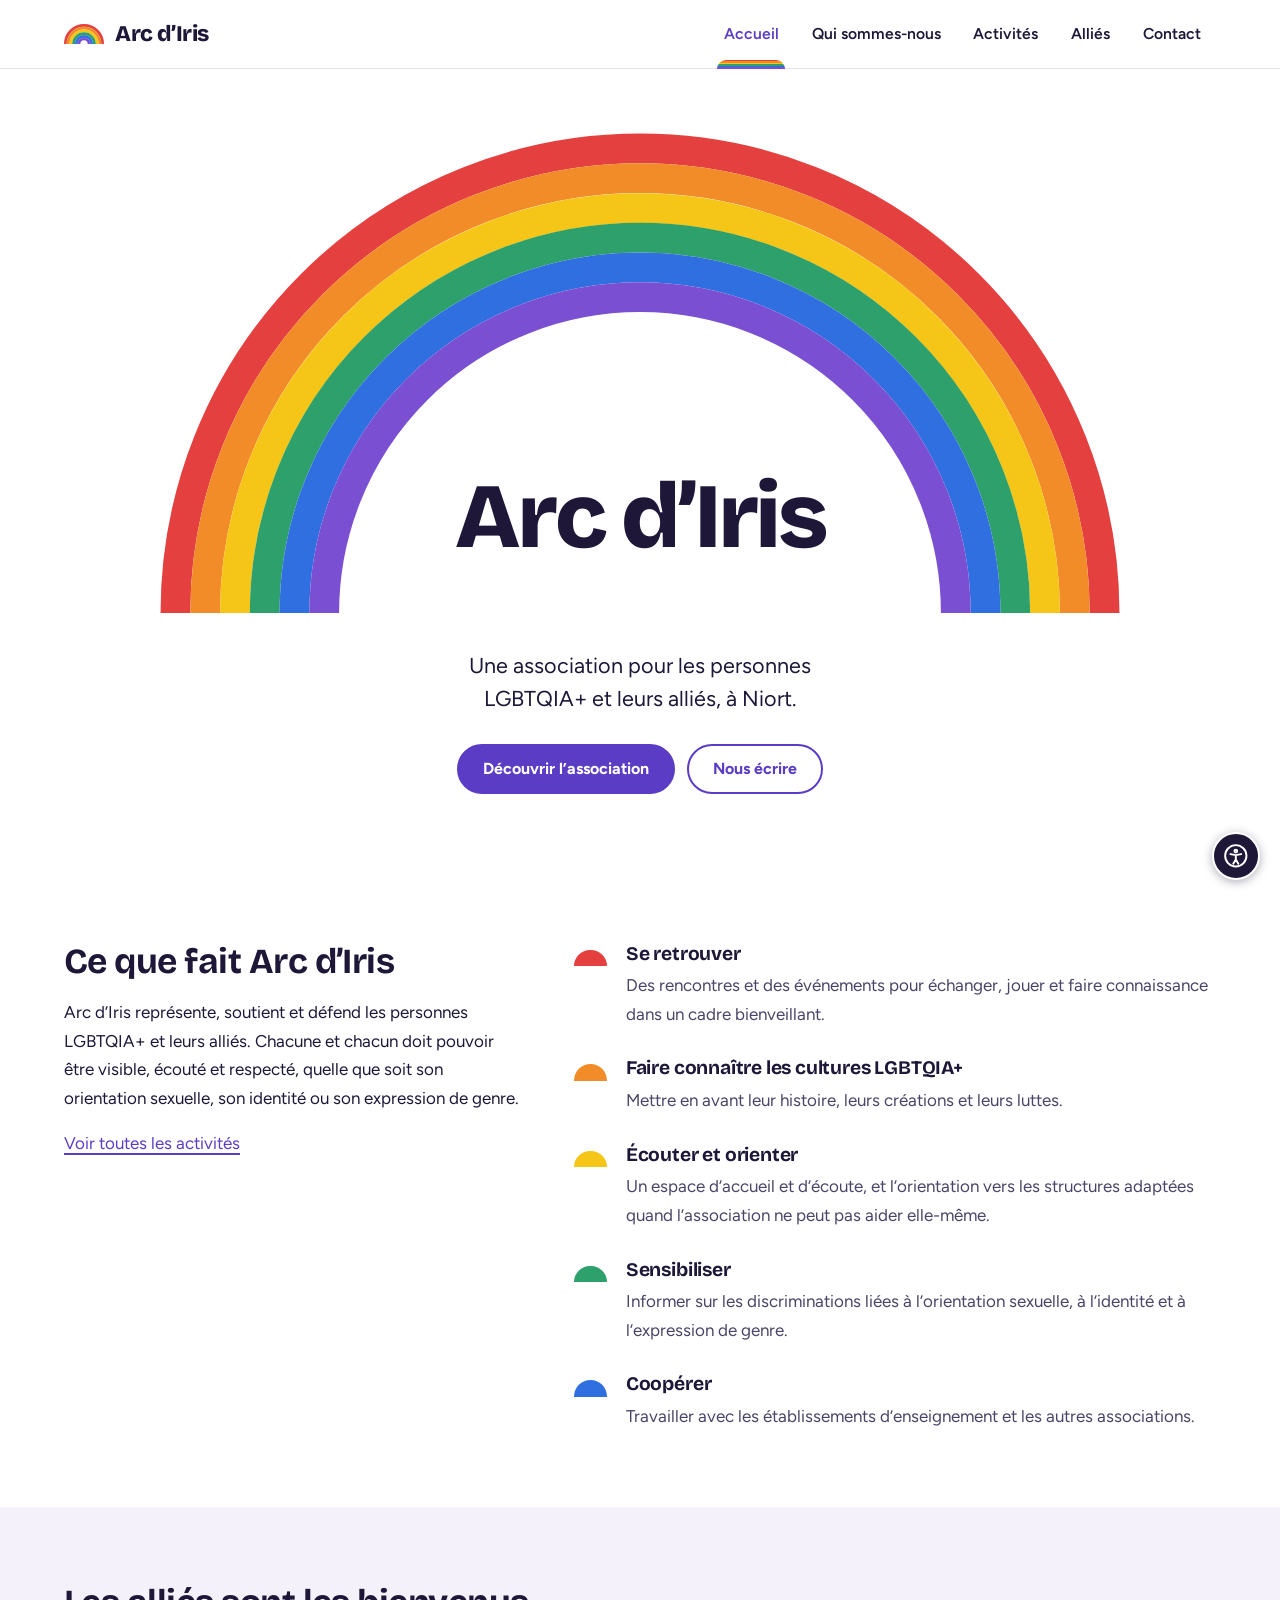
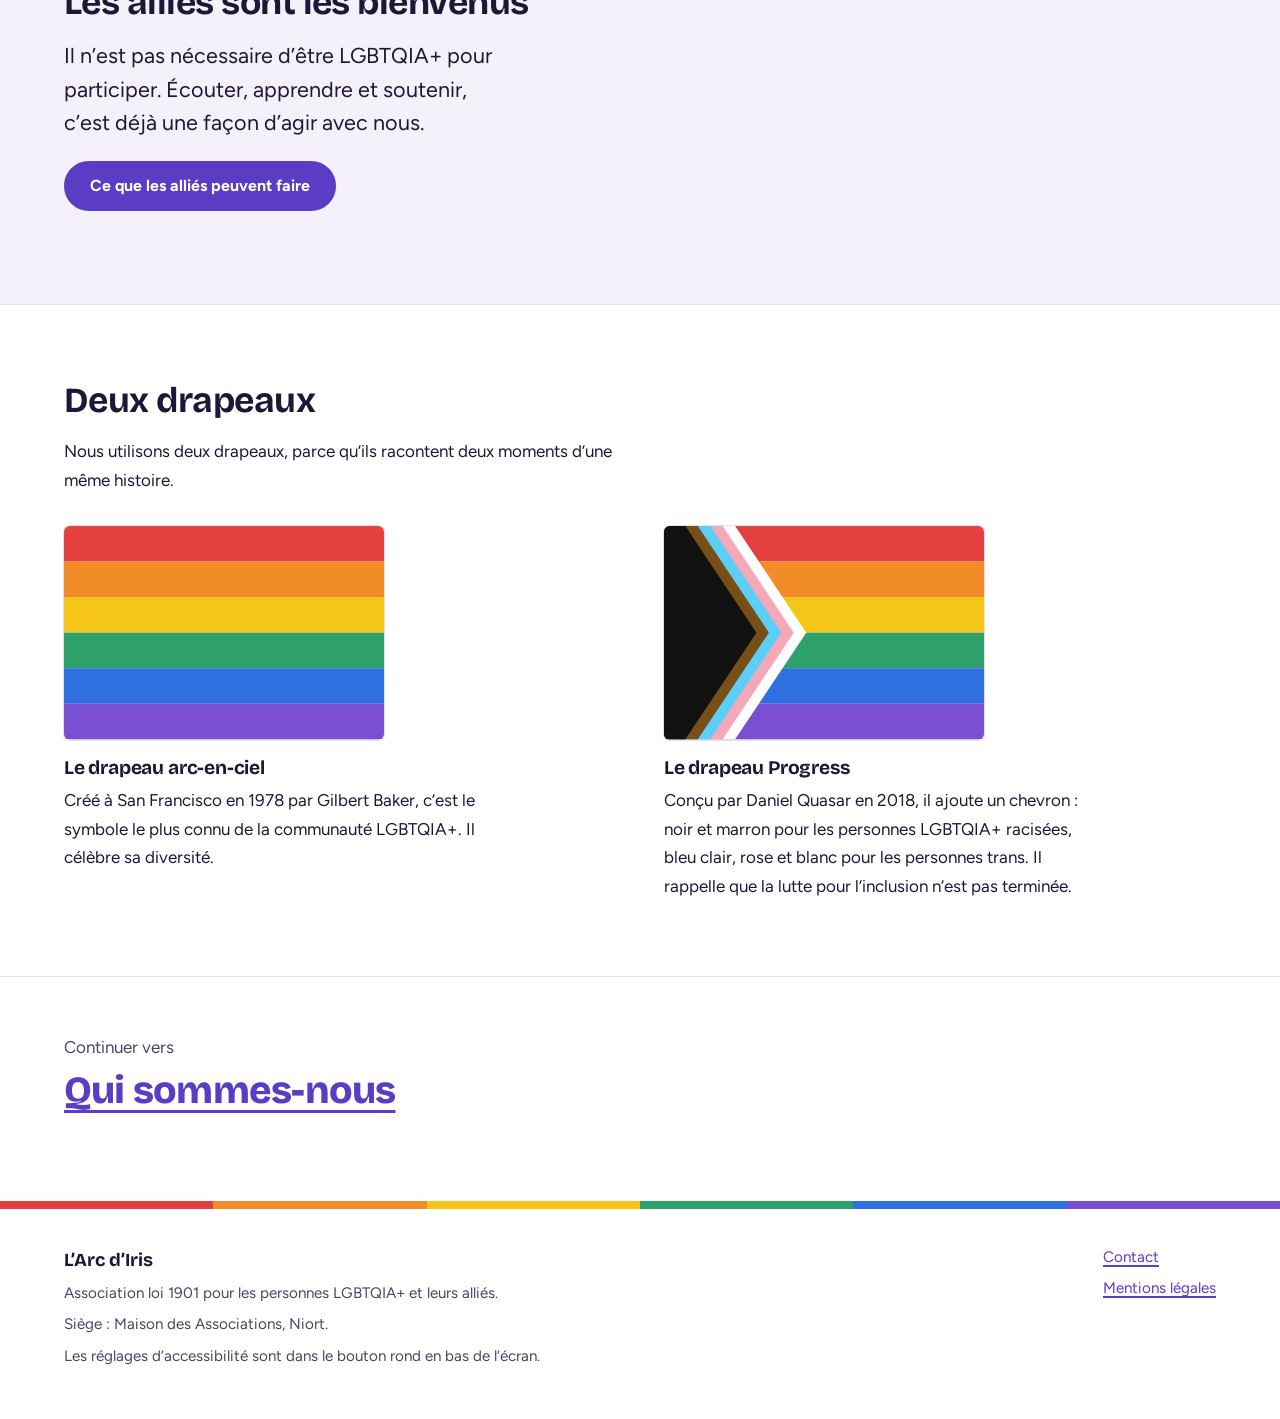
<file: index.html>
<!doctype html>
<html lang="fr">
<head>
<meta charset="utf-8">
<meta name="viewport" content="width=device-width, initial-scale=1">
<title>Arc d’Iris – Association LGBTQIA+ et alliée à Niort</title>
<meta name="description" content="Arc d’Iris est une association loi 1901 qui représente, soutient et défend les personnes LGBTQIA+ et leurs alliés, à Niort.">
<meta name="theme-color" content="#ffffff">
<meta name="color-scheme" content="light">
<meta property="og:title" content="Arc d’Iris – Association LGBTQIA+ et alliée à Niort">
<meta property="og:description" content="Arc d’Iris est une association loi 1901 qui représente, soutient et défend les personnes LGBTQIA+ et leurs alliés, à Niort.">
<meta property="og:type" content="website">
<meta property="og:locale" content="fr_FR">
<link rel="icon" href="favicon.svg" type="image/svg+xml">
<link rel="preload" href="assets/fonts/bricolage-grotesque-latin-wght-normal.woff2" as="font" type="font/woff2" crossorigin>
<link rel="preload" href="assets/fonts/figtree-latin-wght-normal.woff2" as="font" type="font/woff2" crossorigin>
<script src="assets/js/prefs.js"></script>
<link rel="stylesheet" href="assets/css/style.css">
</head>
<body data-page="accueil">
<a class="lien-evitement" href="#contenu">Aller au contenu</a>
<header class="entete">
  <div class="wrap entete-interieur">
    <a class="marque" href="index.html" aria-label="Arc d’Iris, accueil"><svg viewBox="0 0 44 22" aria-hidden="true" focusable="false"><path class="b1" d="M1.5 22 A20.5 20.5 0 0 1 42.5 22"/><path class="b2" d="M4.5 22 A17.5 17.5 0 0 1 39.5 22"/><path class="b3" d="M7.5 22 A14.5 14.5 0 0 1 36.5 22"/><path class="b4" d="M10.5 22 A11.5 11.5 0 0 1 33.5 22"/><path class="b5" d="M13.5 22 A8.5 8.5 0 0 1 30.5 22"/><path class="b6" d="M16.5 22 A5.5 5.5 0 0 1 27.5 22"/></svg><span>Arc d’Iris</span></a>
    <nav class="nav" aria-label="Navigation principale"><a href="index.html" aria-current="page">Accueil<span class="arc-actif" aria-hidden="true"></span></a><a href="qui-sommes-nous.html">Qui sommes-nous</a><a href="activites.html">Activités</a><a href="allies.html">Alliés</a><a href="contact.html">Contact</a></nav>
  </div>
</header>
<main id="contenu">
<section class="heros">
  <div class="wrap">
    <div class="heros-arc">
      <svg viewBox="0 0 1200 600" aria-hidden="true" focusable="false"><defs>
      <pattern id="pm1" width="12" height="12" patternUnits="userSpaceOnUse" patternTransform="rotate(45)"><line x1="0" y1="0" x2="0" y2="12" stroke="#000" stroke-opacity=".5" stroke-width="3"/></pattern>
      <pattern id="pm2" width="14" height="14" patternUnits="userSpaceOnUse"><circle cx="7" cy="7" r="2.6" fill="#000" fill-opacity=".5"/></pattern>
      <pattern id="pm3" width="12" height="12" patternUnits="userSpaceOnUse"><line x1="0" y1="6" x2="12" y2="6" stroke="#000" stroke-opacity=".45" stroke-width="3"/></pattern>
      <pattern id="pm4" width="14" height="14" patternUnits="userSpaceOnUse" patternTransform="rotate(45)"><path d="M0 7H14M7 0V14" stroke="#000" stroke-opacity=".5" stroke-width="2.4"/></pattern>
      <pattern id="pm5" width="12" height="12" patternUnits="userSpaceOnUse"><line x1="6" y1="0" x2="6" y2="12" stroke="#000" stroke-opacity=".5" stroke-width="3"/></pattern>
      <pattern id="pm6" width="12" height="12" patternUnits="userSpaceOnUse" patternTransform="rotate(-45)"><line x1="0" y1="0" x2="0" y2="12" stroke="#000" stroke-opacity=".5" stroke-width="3"/></pattern>
    </defs><path class="bande b1" pathLength="1" style="--i:0" d="M38 600 A562 562 0 0 1 1162 600"/><path class="bande b2" pathLength="1" style="--i:1" d="M74 600 A526 526 0 0 1 1126 600"/><path class="bande b3" pathLength="1" style="--i:2" d="M110 600 A490 490 0 0 1 1090 600"/><path class="bande b4" pathLength="1" style="--i:3" d="M146 600 A454 454 0 0 1 1054 600"/><path class="bande b5" pathLength="1" style="--i:4" d="M182 600 A418 418 0 0 1 1018 600"/><path class="bande b6" pathLength="1" style="--i:5" d="M218 600 A382 382 0 0 1 982 600"/><path class="motif m1" stroke="url(#pm1)" d="M38 600 A562 562 0 0 1 1162 600"/><path class="motif m2" stroke="url(#pm2)" d="M74 600 A526 526 0 0 1 1126 600"/><path class="motif m3" stroke="url(#pm3)" d="M110 600 A490 490 0 0 1 1090 600"/><path class="motif m4" stroke="url(#pm4)" d="M146 600 A454 454 0 0 1 1054 600"/><path class="motif m5" stroke="url(#pm5)" d="M182 600 A418 418 0 0 1 1018 600"/><path class="motif m6" stroke="url(#pm6)" d="M218 600 A382 382 0 0 1 982 600"/></svg>
      <h1 class="heros-titre">Arc d’Iris</h1>
    </div>
    <div class="heros-texte">
      <p class="lead">Une association pour les personnes LGBTQIA+ et leurs alliés, à Niort.</p>
      <div class="actions">
        <a class="bouton" href="qui-sommes-nous.html">Découvrir l’association</a>
        <a class="bouton discret" href="contact.html">Nous écrire</a>
      </div>
    </div>
  </div>
</section>

<section class="bloc">
  <div class="wrap deux-col">
    <div>
      <h2>Ce que fait Arc d’Iris</h2>
      <p class="texte">Arc d’Iris représente, soutient et défend les personnes LGBTQIA+ et leurs alliés. Chacune et chacun doit pouvoir être visible, écouté et respecté, quelle que soit son orientation sexuelle, son identité ou son expression de genre.</p>
      <p class="texte"><a href="activites.html">Voir toutes les activités</a></p>
    </div>
    <ul class="liste-arc" style="margin-top:0"><li><h3>Se retrouver</h3><p>Des rencontres et des événements pour échanger, jouer et faire connaissance dans un cadre bienveillant.</p></li><li><h3>Faire connaître les cultures LGBTQIA+</h3><p>Mettre en avant leur histoire, leurs créations et leurs luttes.</p></li><li><h3>Écouter et orienter</h3><p>Un espace d’accueil et d’écoute, et l’orientation vers les structures adaptées quand l’association ne peut pas aider elle-même.</p></li><li><h3>Sensibiliser</h3><p>Informer sur les discriminations liées à l’orientation sexuelle, à l’identité et à l’expression de genre.</p></li><li><h3>Coopérer</h3><p>Travailler avec les établissements d’enseignement et les autres associations.</p></li></ul>
  </div>
</section>

<section class="bloc teinte">
  <div class="wrap">
    <h2>Les alliés sont les bienvenus</h2>
    <p class="lead">Il n’est pas nécessaire d’être LGBTQIA+ pour participer. Écouter, apprendre et soutenir, c’est déjà une façon d’agir avec nous.</p>
    <p style="margin-top:1.25rem"><a class="bouton" href="allies.html">Ce que les alliés peuvent faire</a></p>
  </div>
</section>

<section class="bloc">
  <div class="wrap">
    <h2>Deux drapeaux</h2>
    <p class="texte">Nous utilisons deux drapeaux, parce qu’ils racontent deux moments d’une même histoire.</p>
    <div class="drapeaux">
      <figure class="drapeau" style="margin:0">
        <svg viewBox="0 0 90 60" role="img" aria-label="Drapeau arc-en-ciel : six bandes horizontales, du rouge en haut au violet en bas"><rect y="0" width="90" height="10" class="f1"/><rect y="10" width="90" height="10" class="f2"/><rect y="20" width="90" height="10" class="f3"/><rect y="30" width="90" height="10" class="f4"/><rect y="40" width="90" height="10" class="f5"/><rect y="50" width="90" height="10" class="f6"/></svg>
        <figcaption><h3>Le drapeau arc-en-ciel</h3>Créé à San Francisco en 1978 par Gilbert Baker, c’est le symbole le plus connu de la communauté LGBTQIA+. Il célèbre sa diversité.</figcaption>
      </figure>
      <figure class="drapeau" style="margin:0">
        <svg viewBox="0 0 90 60" role="img" aria-label="Drapeau Progress : les six bandes arc-en-ciel, avec un chevron pointant vers la droite en noir, marron, bleu clair, rose et blanc"><rect y="0" width="90" height="10" class="f1"/><rect y="10" width="90" height="10" class="f2"/><rect y="20" width="90" height="10" class="f3"/><rect y="30" width="90" height="10" class="f4"/><rect y="40" width="90" height="10" class="f5"/><rect y="50" width="90" height="10" class="f6"/><polygon class="fb" points="0,0 20,0 40,30 20,60 0,60"/><polygon class="fr" points="0,0 16.5,0 36.5,30 16.5,60 0,60"/><polygon class="fc" points="0,0 13,0 33,30 13,60 0,60"/><polygon class="fm" points="0,0 9.5,0 29.5,30 9.5,60 0,60"/><polygon class="fn" points="0,0 6,0 26,30 6,60 0,60"/></svg>
        <figcaption><h3>Le drapeau Progress</h3>Conçu par Daniel Quasar en 2018, il ajoute un chevron&nbsp;: noir et marron pour les personnes LGBTQIA+ racisées, bleu clair, rose et blanc pour les personnes trans. Il rappelle que la lutte pour l’inclusion n’est pas terminée.</figcaption>
      </figure>
    </div>
  </div>
</section>
<div class="suite"><div class="wrap">
  <p>Continuer vers</p>
  <a href="qui-sommes-nous.html">Qui sommes-nous</a>
</div></div>
</main>
<footer class="pied">
  <div class="pied-arc" aria-hidden="true"></div>
  <div class="wrap pied-interieur">
    <div>
      <p><strong>L’Arc d’Iris</strong></p>
      <p>Association loi 1901 pour les personnes LGBTQIA+ et leurs alliés.</p>
      <p>Siège&nbsp;: Maison des Associations, Niort.</p>
      <p>Les réglages d’accessibilité sont dans le bouton rond en bas de l’écran.</p>
    </div>
    <div class="pied-liens">
      <a href="contact.html">Contact</a>
      <a href="mentions-legales.html">Mentions légales</a>
    </div>
  </div>
</footer>
<nav class="onglets" aria-label="Navigation principale (mobile)"><a href="index.html" aria-current="page" aria-label="Accueil"><span class="arc-actif" aria-hidden="true"></span><svg viewBox="0 0 24 24" aria-hidden="true" focusable="false"><path d="M3 9l9-7 9 7v11a2 2 0 0 1-2 2H5a2 2 0 0 1-2-2z"/><polyline points="9 22 9 12 15 12 15 22"/></svg><span>Accueil</span></a><a href="qui-sommes-nous.html" aria-label="Qui sommes-nous"><svg viewBox="0 0 24 24" aria-hidden="true" focusable="false"><path d="M17 21v-2a4 4 0 0 0-4-4H5a4 4 0 0 0-4 4v2"/><circle cx="9" cy="7" r="4"/><path d="M23 21v-2a4 4 0 0 0-3-3.87"/><path d="M16 3.13a4 4 0 0 1 0 7.75"/></svg><span>Nous</span></a><a href="activites.html" aria-label="Activités"><svg viewBox="0 0 24 24" aria-hidden="true" focusable="false"><rect x="3" y="4" width="18" height="18" rx="2"/><line x1="16" y1="2" x2="16" y2="6"/><line x1="8" y1="2" x2="8" y2="6"/><line x1="3" y1="10" x2="21" y2="10"/></svg><span>Activités</span></a><a href="allies.html" aria-label="Alliés"><svg viewBox="0 0 24 24" aria-hidden="true" focusable="false"><path d="M20.84 4.61a5.5 5.5 0 0 0-7.78 0L12 5.67l-1.06-1.06a5.5 5.5 0 0 0-7.78 7.78l1.06 1.06L12 21.23l7.78-7.78 1.06-1.06a5.5 5.5 0 0 0 0-7.78z"/></svg><span>Alliés</span></a><a href="contact.html" aria-label="Contact"><svg viewBox="0 0 24 24" aria-hidden="true" focusable="false"><path d="M4 4h16c1.1 0 2 .9 2 2v12c0 1.1-.9 2-2 2H4c-1.1 0-2-.9-2-2V6c0-1.1.9-2 2-2z"/><polyline points="22,6 12,13 2,6"/></svg><span>Contact</span></a></nav>
<button type="button" id="acc-bouton" class="acc-bouton" aria-expanded="false" aria-controls="acc-panneau" aria-label="Réglages d’accessibilité"><svg viewBox="0 0 24 24" aria-hidden="true" focusable="false"><circle cx="12" cy="12" r="10"/><circle cx="12" cy="7.6" r="1.3"/><path d="M7 10.4l5 1 5-1M12 11.4v4M9.6 19.5l2.4-4.1 2.4 4.1"/></svg></button>
<div id="acc-panneau" class="acc-panneau" role="dialog" aria-labelledby="acc-titre" hidden>
  <div class="acc-entete"><h2 id="acc-titre">Accessibilité</h2><button type="button" class="acc-fermer" aria-label="Fermer les réglages">×</button></div>
  <fieldset><legend>Couleurs</legend><div class="acc-choix"><label><input type="radio" name="p-couleurs" data-pref="couleurs" value="arc"><span>Arc-en-ciel</span></label><label><input type="radio" name="p-couleurs" data-pref="couleurs" value="daltonien"><span>Daltonisme</span></label><label><input type="radio" name="p-couleurs" data-pref="couleurs" value="mono"><span>Sans couleur</span></label></div><p class="acc-aide">«&nbsp;Daltonisme&nbsp;» utilise une palette lisible par tous les types de daltonisme et ajoute des motifs sur les bandes.</p></fieldset>
  <label class="acc-interrupteur"><input type="checkbox" data-pref="contraste" data-oui="eleve"><span>Contraste élevé</span></label>
  <fieldset><legend>Taille du texte</legend><div class="acc-choix"><label><input type="radio" name="p-taille" data-pref="taille" value="1"><span>A</span></label><label><input type="radio" name="p-taille" data-pref="taille" value="2"><span>A+</span></label><label><input type="radio" name="p-taille" data-pref="taille" value="3"><span>A++</span></label></div></fieldset>
  <label class="acc-interrupteur"><input type="checkbox" data-pref="police" data-oui="lisible"><span>Police très lisible</span></label>
  <label class="acc-interrupteur"><input type="checkbox" data-pref="espace" data-oui="aere"><span>Texte plus aéré</span></label>
  <label class="acc-interrupteur"><input type="checkbox" data-pref="mouvement" data-oui="reduit"><span>Réduire les animations</span></label>
  <fieldset><legend>Côté du pouce</legend><div class="acc-choix"><label><input type="radio" name="p-cote" data-pref="cote" value="gauche"><span>À gauche</span></label><label><input type="radio" name="p-cote" data-pref="cote" value="droite"><span>À droite</span></label></div><p class="acc-aide">Place ce bouton du côté de votre main.</p></fieldset>
  <label class="acc-interrupteur"><input type="checkbox" data-pref="zones" data-oui="grandes"><span>Grandes zones à toucher</span></label>
  <label class="acc-interrupteur"><input type="checkbox" data-pref="fleches" data-oui="oui"><span>Naviguer avec les flèches du clavier</span></label>
  <fieldset data-lecture><legend>Écouter cette page</legend>
    <div class="acc-lecture">
      <button type="button" data-lire="start">Écouter</button>
      <button type="button" data-lire="pause">Pause</button>
      <button type="button" data-lire="stop">Arrêter</button>
    </div>
    <div class="acc-lecture" style="margin-top:.5rem">
      <span class="acc-vitesse">Vitesse
        <button type="button" data-lire="moins" aria-label="Ralentir la lecture">−</button>
        <span class="acc-vitesse-val" aria-live="polite">1,0×</span>
        <button type="button" data-lire="plus" aria-label="Accélérer la lecture">+</button>
      </span>
    </div>
    <p class="acc-etat" role="status"></p>
  </fieldset>
  <button type="button" class="acc-reset">Rétablir les réglages d’origine</button>
</div>
<script src="assets/js/app.js" defer></script>
</body>
</html>
</file>
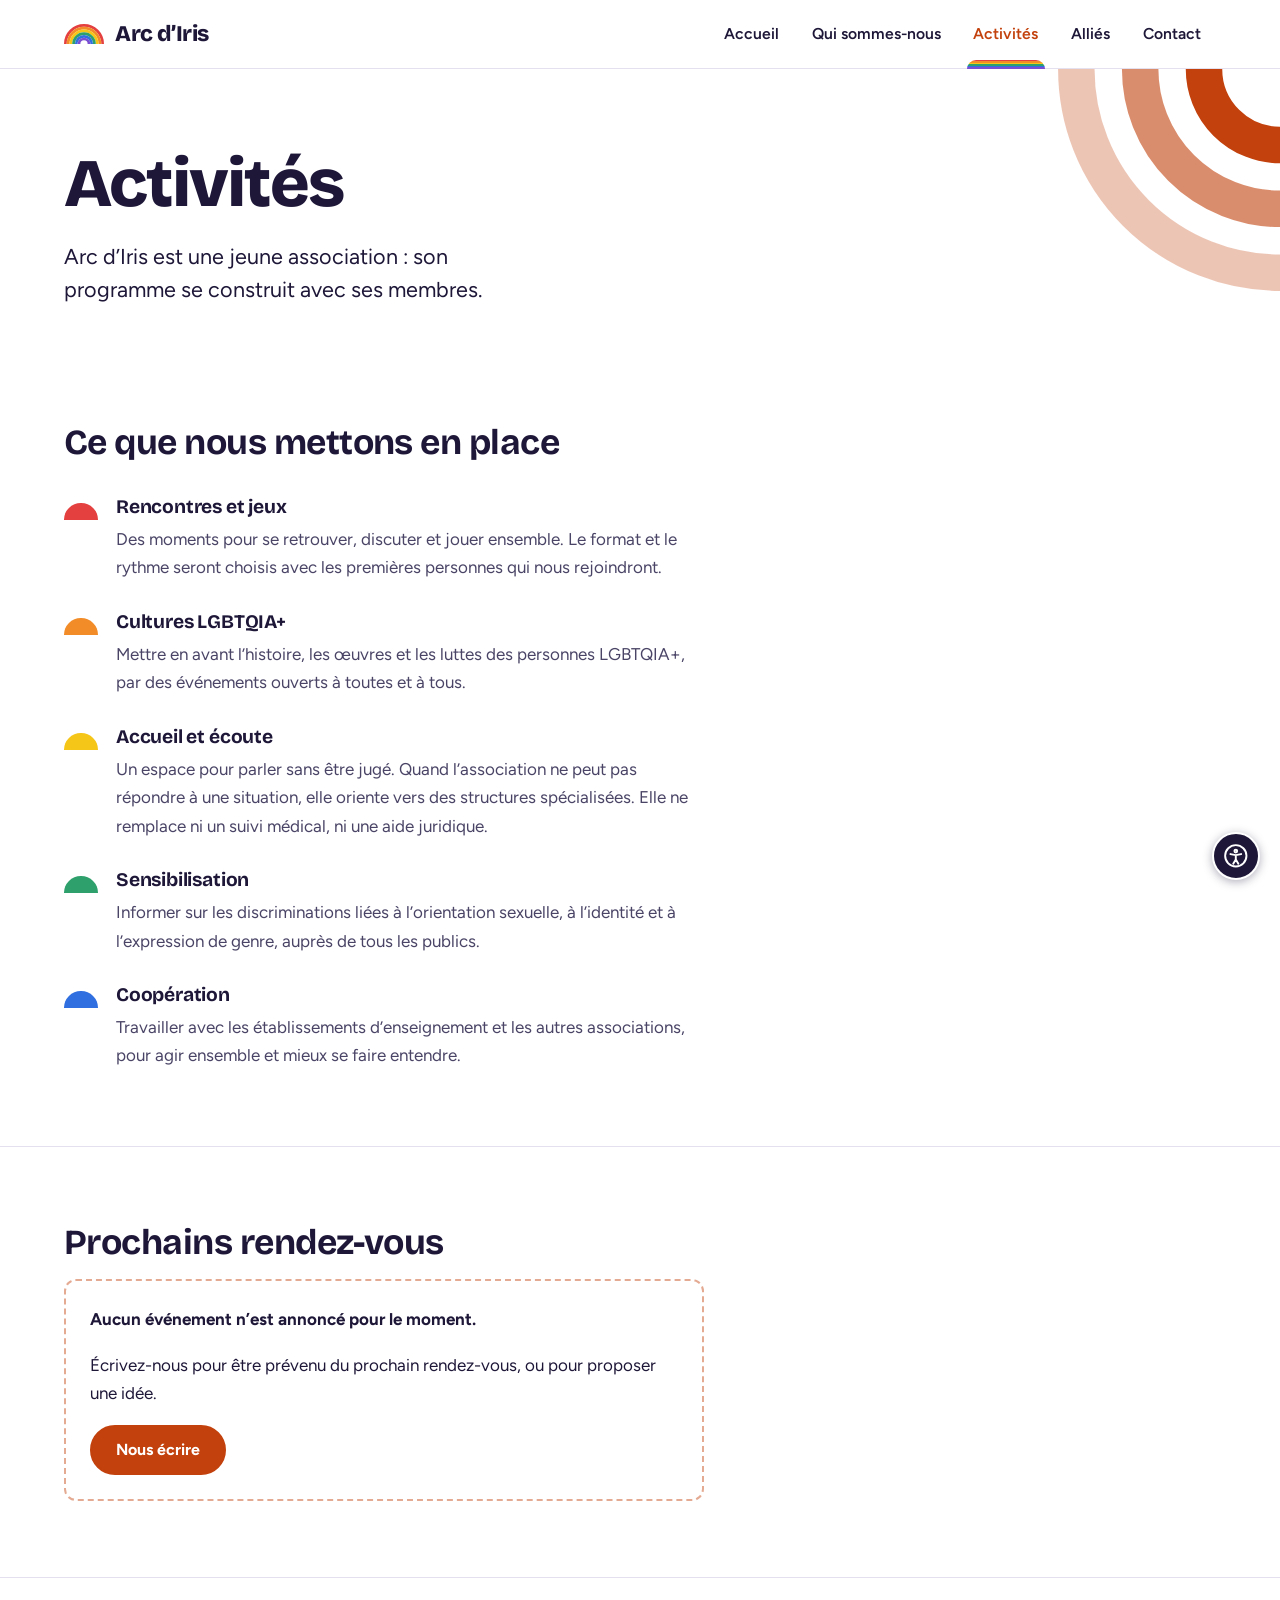
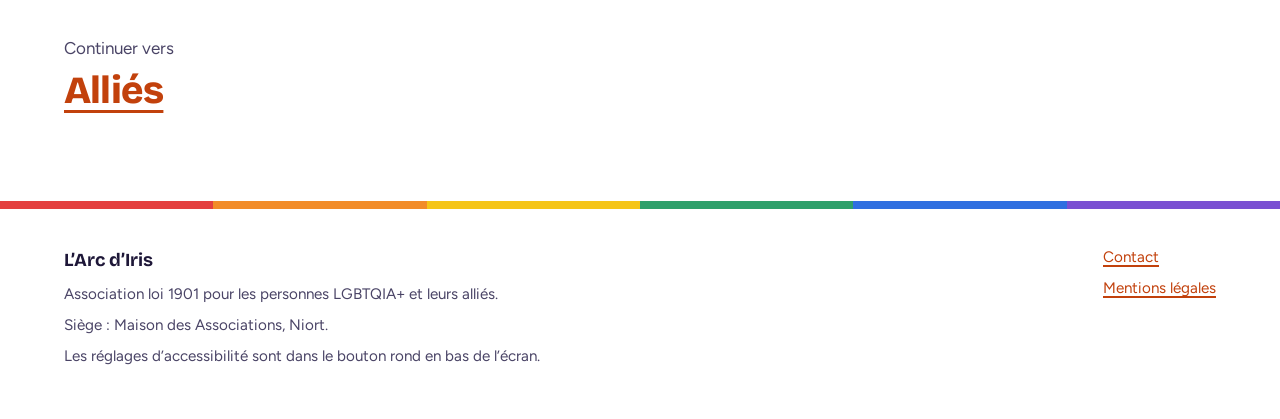
<file: activites.html>
<!doctype html>
<html lang="fr">
<head>
<meta charset="utf-8">
<meta name="viewport" content="width=device-width, initial-scale=1">
<title>Activités – Arc d’Iris</title>
<meta name="description" content="Rencontres, valorisation des cultures LGBTQIA+, accueil et écoute, sensibilisation : les activités d’Arc d’Iris.">
<meta name="theme-color" content="#ffffff">
<meta name="color-scheme" content="light">
<meta property="og:title" content="Activités – Arc d’Iris">
<meta property="og:description" content="Rencontres, valorisation des cultures LGBTQIA+, accueil et écoute, sensibilisation : les activités d’Arc d’Iris.">
<meta property="og:type" content="website">
<meta property="og:locale" content="fr_FR">
<link rel="icon" href="favicon.svg" type="image/svg+xml">
<link rel="preload" href="assets/fonts/bricolage-grotesque-latin-wght-normal.woff2" as="font" type="font/woff2" crossorigin>
<link rel="preload" href="assets/fonts/figtree-latin-wght-normal.woff2" as="font" type="font/woff2" crossorigin>
<script src="assets/js/prefs.js"></script>
<link rel="stylesheet" href="assets/css/style.css">
</head>
<body data-page="activites">
<a class="lien-evitement" href="#contenu">Aller au contenu</a>
<header class="entete">
  <div class="wrap entete-interieur">
    <a class="marque" href="index.html" aria-label="Arc d’Iris, accueil"><svg viewBox="0 0 44 22" aria-hidden="true" focusable="false"><path class="b1" d="M1.5 22 A20.5 20.5 0 0 1 42.5 22"/><path class="b2" d="M4.5 22 A17.5 17.5 0 0 1 39.5 22"/><path class="b3" d="M7.5 22 A14.5 14.5 0 0 1 36.5 22"/><path class="b4" d="M10.5 22 A11.5 11.5 0 0 1 33.5 22"/><path class="b5" d="M13.5 22 A8.5 8.5 0 0 1 30.5 22"/><path class="b6" d="M16.5 22 A5.5 5.5 0 0 1 27.5 22"/></svg><span>Arc d’Iris</span></a>
    <nav class="nav" aria-label="Navigation principale"><a href="index.html">Accueil</a><a href="qui-sommes-nous.html">Qui sommes-nous</a><a href="activites.html" aria-current="page">Activités<span class="arc-actif" aria-hidden="true"></span></a><a href="allies.html">Alliés</a><a href="contact.html">Contact</a></nav>
  </div>
</header>
<main id="contenu">
<section class="page-tete">
  <svg class="coin-arc" viewBox="0 0 200 200" aria-hidden="true" focusable="false"><path d="M150 0 A50 50 0 0 0 200 50"/><path d="M108 0 A92 92 0 0 0 200 92"/><path d="M66 0 A134 134 0 0 0 200 134"/></svg>
  <div class="wrap">
    <h1>Activités</h1>
    <p class="lead">Arc d’Iris est une jeune association&nbsp;: son programme se construit avec ses membres.</p>
  </div>
</section>

<section class="bloc">
  <div class="wrap">
    <h2>Ce que nous mettons en place</h2>
    <ul class="liste-arc"><li><h3>Rencontres et jeux</h3><p>Des moments pour se retrouver, discuter et jouer ensemble. Le format et le rythme seront choisis avec les premières personnes qui nous rejoindront.</p></li><li><h3>Cultures LGBTQIA+</h3><p>Mettre en avant l’histoire, les œuvres et les luttes des personnes LGBTQIA+, par des événements ouverts à toutes et à tous.</p></li><li><h3>Accueil et écoute</h3><p>Un espace pour parler sans être jugé. Quand l’association ne peut pas répondre à une situation, elle oriente vers des structures spécialisées. Elle ne remplace ni un suivi médical, ni une aide juridique.</p></li><li><h3>Sensibilisation</h3><p>Informer sur les discriminations liées à l’orientation sexuelle, à l’identité et à l’expression de genre, auprès de tous les publics.</p></li><li><h3>Coopération</h3><p>Travailler avec les établissements d’enseignement et les autres associations, pour agir ensemble et mieux se faire entendre.</p></li></ul>
  </div>
</section>

<section class="bloc">
  <div class="wrap">
    <h2>Prochains rendez-vous</h2>
    <div class="vide">
      <p><strong>Aucun événement n’est annoncé pour le moment.</strong></p>
      <p>Écrivez-nous pour être prévenu du prochain rendez-vous, ou pour proposer une idée.</p>
      <p><a class="bouton" href="contact.html">Nous écrire</a></p>
    </div>
  </div>
</section>
<div class="suite"><div class="wrap">
  <p>Continuer vers</p>
  <a href="allies.html">Alliés</a>
</div></div>
</main>
<footer class="pied">
  <div class="pied-arc" aria-hidden="true"></div>
  <div class="wrap pied-interieur">
    <div>
      <p><strong>L’Arc d’Iris</strong></p>
      <p>Association loi 1901 pour les personnes LGBTQIA+ et leurs alliés.</p>
      <p>Siège&nbsp;: Maison des Associations, Niort.</p>
      <p>Les réglages d’accessibilité sont dans le bouton rond en bas de l’écran.</p>
    </div>
    <div class="pied-liens">
      <a href="contact.html">Contact</a>
      <a href="mentions-legales.html">Mentions légales</a>
    </div>
  </div>
</footer>
<nav class="onglets" aria-label="Navigation principale (mobile)"><a href="index.html" aria-label="Accueil"><svg viewBox="0 0 24 24" aria-hidden="true" focusable="false"><path d="M3 9l9-7 9 7v11a2 2 0 0 1-2 2H5a2 2 0 0 1-2-2z"/><polyline points="9 22 9 12 15 12 15 22"/></svg><span>Accueil</span></a><a href="qui-sommes-nous.html" aria-label="Qui sommes-nous"><svg viewBox="0 0 24 24" aria-hidden="true" focusable="false"><path d="M17 21v-2a4 4 0 0 0-4-4H5a4 4 0 0 0-4 4v2"/><circle cx="9" cy="7" r="4"/><path d="M23 21v-2a4 4 0 0 0-3-3.87"/><path d="M16 3.13a4 4 0 0 1 0 7.75"/></svg><span>Nous</span></a><a href="activites.html" aria-current="page" aria-label="Activités"><span class="arc-actif" aria-hidden="true"></span><svg viewBox="0 0 24 24" aria-hidden="true" focusable="false"><rect x="3" y="4" width="18" height="18" rx="2"/><line x1="16" y1="2" x2="16" y2="6"/><line x1="8" y1="2" x2="8" y2="6"/><line x1="3" y1="10" x2="21" y2="10"/></svg><span>Activités</span></a><a href="allies.html" aria-label="Alliés"><svg viewBox="0 0 24 24" aria-hidden="true" focusable="false"><path d="M20.84 4.61a5.5 5.5 0 0 0-7.78 0L12 5.67l-1.06-1.06a5.5 5.5 0 0 0-7.78 7.78l1.06 1.06L12 21.23l7.78-7.78 1.06-1.06a5.5 5.5 0 0 0 0-7.78z"/></svg><span>Alliés</span></a><a href="contact.html" aria-label="Contact"><svg viewBox="0 0 24 24" aria-hidden="true" focusable="false"><path d="M4 4h16c1.1 0 2 .9 2 2v12c0 1.1-.9 2-2 2H4c-1.1 0-2-.9-2-2V6c0-1.1.9-2 2-2z"/><polyline points="22,6 12,13 2,6"/></svg><span>Contact</span></a></nav>
<button type="button" id="acc-bouton" class="acc-bouton" aria-expanded="false" aria-controls="acc-panneau" aria-label="Réglages d’accessibilité"><svg viewBox="0 0 24 24" aria-hidden="true" focusable="false"><circle cx="12" cy="12" r="10"/><circle cx="12" cy="7.6" r="1.3"/><path d="M7 10.4l5 1 5-1M12 11.4v4M9.6 19.5l2.4-4.1 2.4 4.1"/></svg></button>
<div id="acc-panneau" class="acc-panneau" role="dialog" aria-labelledby="acc-titre" hidden>
  <div class="acc-entete"><h2 id="acc-titre">Accessibilité</h2><button type="button" class="acc-fermer" aria-label="Fermer les réglages">×</button></div>
  <fieldset><legend>Couleurs</legend><div class="acc-choix"><label><input type="radio" name="p-couleurs" data-pref="couleurs" value="arc"><span>Arc-en-ciel</span></label><label><input type="radio" name="p-couleurs" data-pref="couleurs" value="daltonien"><span>Daltonisme</span></label><label><input type="radio" name="p-couleurs" data-pref="couleurs" value="mono"><span>Sans couleur</span></label></div><p class="acc-aide">«&nbsp;Daltonisme&nbsp;» utilise une palette lisible par tous les types de daltonisme et ajoute des motifs sur les bandes.</p></fieldset>
  <label class="acc-interrupteur"><input type="checkbox" data-pref="contraste" data-oui="eleve"><span>Contraste élevé</span></label>
  <fieldset><legend>Taille du texte</legend><div class="acc-choix"><label><input type="radio" name="p-taille" data-pref="taille" value="1"><span>A</span></label><label><input type="radio" name="p-taille" data-pref="taille" value="2"><span>A+</span></label><label><input type="radio" name="p-taille" data-pref="taille" value="3"><span>A++</span></label></div></fieldset>
  <label class="acc-interrupteur"><input type="checkbox" data-pref="police" data-oui="lisible"><span>Police très lisible</span></label>
  <label class="acc-interrupteur"><input type="checkbox" data-pref="espace" data-oui="aere"><span>Texte plus aéré</span></label>
  <label class="acc-interrupteur"><input type="checkbox" data-pref="mouvement" data-oui="reduit"><span>Réduire les animations</span></label>
  <fieldset><legend>Côté du pouce</legend><div class="acc-choix"><label><input type="radio" name="p-cote" data-pref="cote" value="gauche"><span>À gauche</span></label><label><input type="radio" name="p-cote" data-pref="cote" value="droite"><span>À droite</span></label></div><p class="acc-aide">Place ce bouton du côté de votre main.</p></fieldset>
  <label class="acc-interrupteur"><input type="checkbox" data-pref="zones" data-oui="grandes"><span>Grandes zones à toucher</span></label>
  <label class="acc-interrupteur"><input type="checkbox" data-pref="fleches" data-oui="oui"><span>Naviguer avec les flèches du clavier</span></label>
  <fieldset data-lecture><legend>Écouter cette page</legend>
    <div class="acc-lecture">
      <button type="button" data-lire="start">Écouter</button>
      <button type="button" data-lire="pause">Pause</button>
      <button type="button" data-lire="stop">Arrêter</button>
    </div>
    <div class="acc-lecture" style="margin-top:.5rem">
      <span class="acc-vitesse">Vitesse
        <button type="button" data-lire="moins" aria-label="Ralentir la lecture">−</button>
        <span class="acc-vitesse-val" aria-live="polite">1,0×</span>
        <button type="button" data-lire="plus" aria-label="Accélérer la lecture">+</button>
      </span>
    </div>
    <p class="acc-etat" role="status"></p>
  </fieldset>
  <button type="button" class="acc-reset">Rétablir les réglages d’origine</button>
</div>
<script src="assets/js/app.js" defer></script>
</body>
</html>
</file>
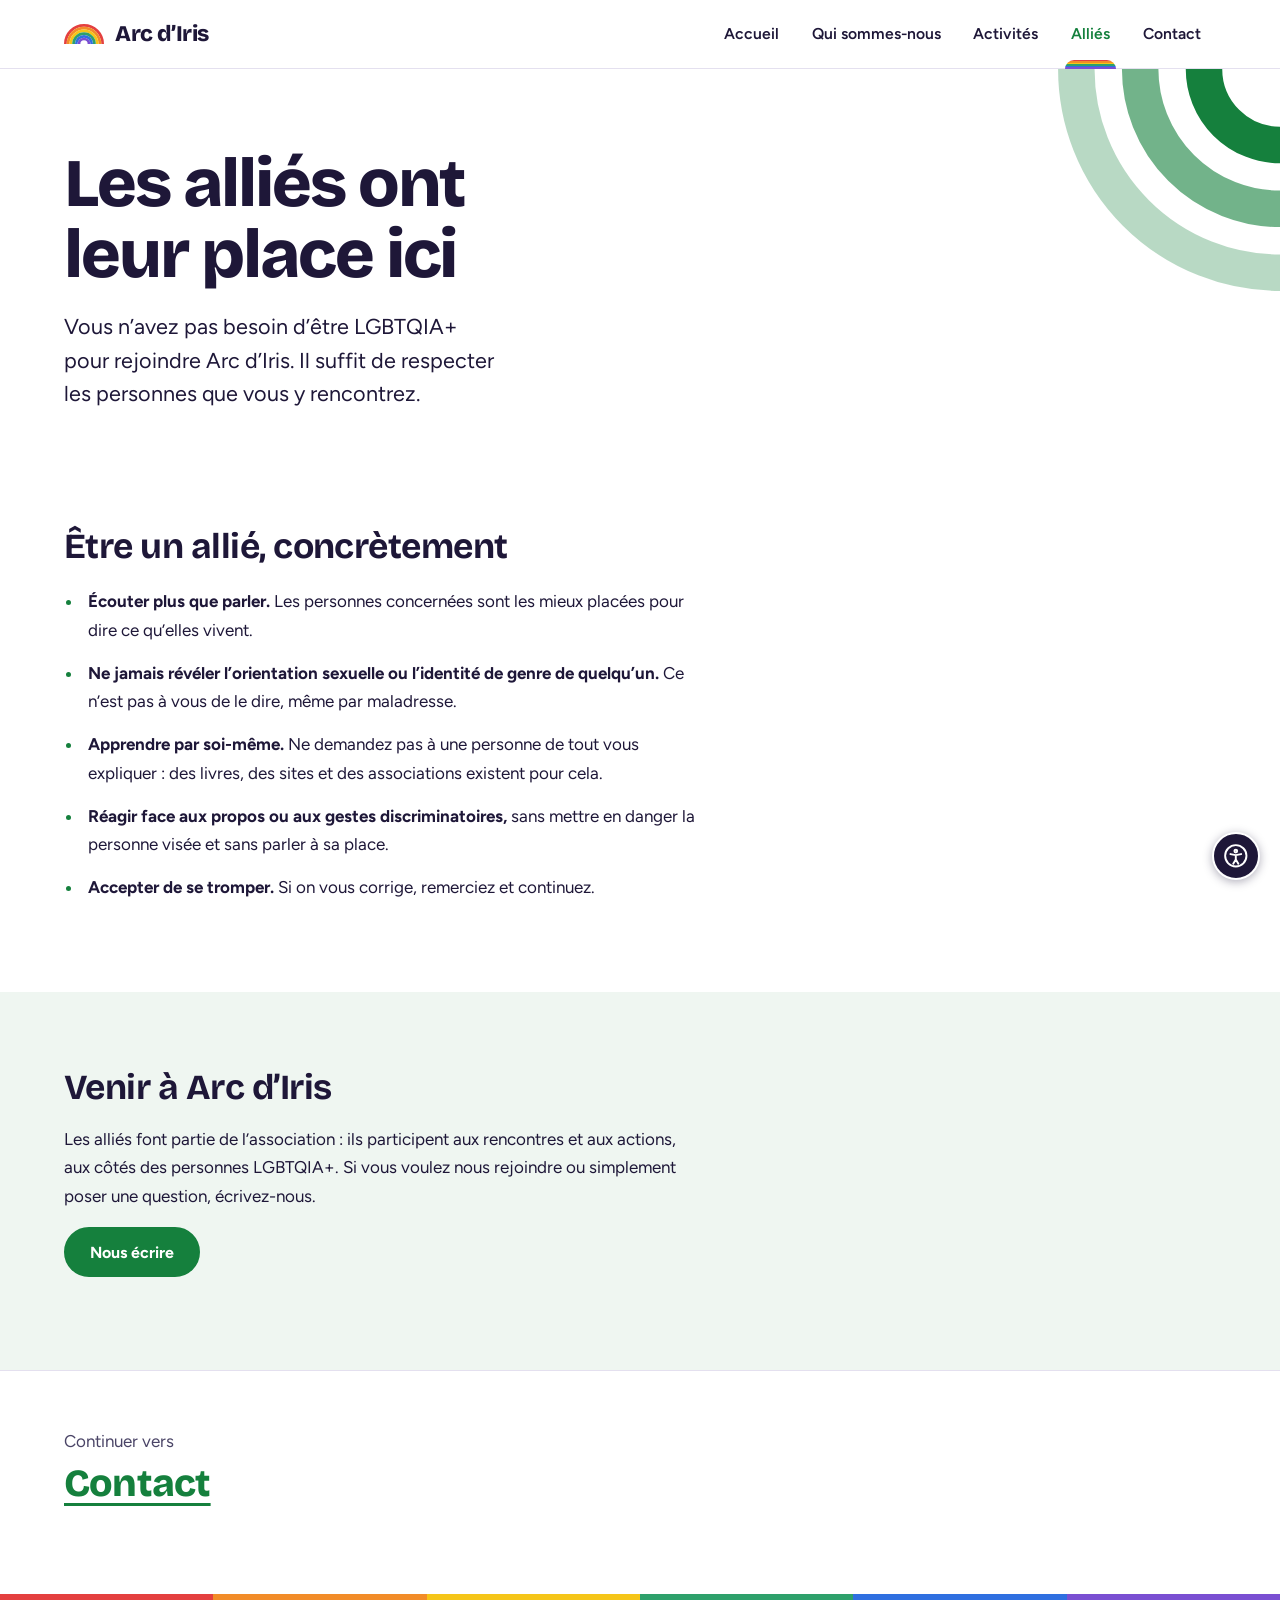
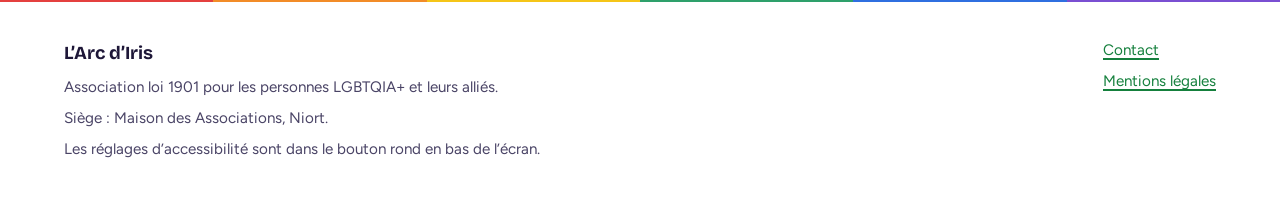
<file: allies.html>
<!doctype html>
<html lang="fr">
<head>
<meta charset="utf-8">
<meta name="viewport" content="width=device-width, initial-scale=1">
<title>Alliés – Arc d’Iris</title>
<meta name="description" content="Les alliés ont leur place à Arc d’Iris : ce qu’ils peuvent faire, et comment participer.">
<meta name="theme-color" content="#ffffff">
<meta name="color-scheme" content="light">
<meta property="og:title" content="Alliés – Arc d’Iris">
<meta property="og:description" content="Les alliés ont leur place à Arc d’Iris : ce qu’ils peuvent faire, et comment participer.">
<meta property="og:type" content="website">
<meta property="og:locale" content="fr_FR">
<link rel="icon" href="favicon.svg" type="image/svg+xml">
<link rel="preload" href="assets/fonts/bricolage-grotesque-latin-wght-normal.woff2" as="font" type="font/woff2" crossorigin>
<link rel="preload" href="assets/fonts/figtree-latin-wght-normal.woff2" as="font" type="font/woff2" crossorigin>
<script src="assets/js/prefs.js"></script>
<link rel="stylesheet" href="assets/css/style.css">
</head>
<body data-page="allies">
<a class="lien-evitement" href="#contenu">Aller au contenu</a>
<header class="entete">
  <div class="wrap entete-interieur">
    <a class="marque" href="index.html" aria-label="Arc d’Iris, accueil"><svg viewBox="0 0 44 22" aria-hidden="true" focusable="false"><path class="b1" d="M1.5 22 A20.5 20.5 0 0 1 42.5 22"/><path class="b2" d="M4.5 22 A17.5 17.5 0 0 1 39.5 22"/><path class="b3" d="M7.5 22 A14.5 14.5 0 0 1 36.5 22"/><path class="b4" d="M10.5 22 A11.5 11.5 0 0 1 33.5 22"/><path class="b5" d="M13.5 22 A8.5 8.5 0 0 1 30.5 22"/><path class="b6" d="M16.5 22 A5.5 5.5 0 0 1 27.5 22"/></svg><span>Arc d’Iris</span></a>
    <nav class="nav" aria-label="Navigation principale"><a href="index.html">Accueil</a><a href="qui-sommes-nous.html">Qui sommes-nous</a><a href="activites.html">Activités</a><a href="allies.html" aria-current="page">Alliés<span class="arc-actif" aria-hidden="true"></span></a><a href="contact.html">Contact</a></nav>
  </div>
</header>
<main id="contenu">
<section class="page-tete">
  <svg class="coin-arc" viewBox="0 0 200 200" aria-hidden="true" focusable="false"><path d="M150 0 A50 50 0 0 0 200 50"/><path d="M108 0 A92 92 0 0 0 200 92"/><path d="M66 0 A134 134 0 0 0 200 134"/></svg>
  <div class="wrap">
    <h1>Les alliés ont leur place ici</h1>
    <p class="lead">Vous n’avez pas besoin d’être LGBTQIA+ pour rejoindre Arc d’Iris. Il suffit de respecter les personnes que vous y rencontrez.</p>
  </div>
</section>

<section class="bloc">
  <div class="wrap">
    <h2>Être un allié, concrètement</h2>
    <ul class="liste-simple">
      <li><strong>Écouter plus que parler.</strong> Les personnes concernées sont les mieux placées pour dire ce qu’elles vivent.</li>
      <li><strong>Ne jamais révéler l’orientation sexuelle ou l’identité de genre de quelqu’un.</strong> Ce n’est pas à vous de le dire, même par maladresse.</li>
      <li><strong>Apprendre par soi-même.</strong> Ne demandez pas à une personne de tout vous expliquer&nbsp;: des livres, des sites et des associations existent pour cela.</li>
      <li><strong>Réagir face aux propos ou aux gestes discriminatoires,</strong> sans mettre en danger la personne visée et sans parler à sa place.</li>
      <li><strong>Accepter de se tromper.</strong> Si on vous corrige, remerciez et continuez.</li>
    </ul>
  </div>
</section>

<section class="bloc teinte">
  <div class="wrap texte">
    <h2>Venir à Arc d’Iris</h2>
    <p>Les alliés font partie de l’association&nbsp;: ils participent aux rencontres et aux actions, aux côtés des personnes LGBTQIA+. Si vous voulez nous rejoindre ou simplement poser une question, écrivez-nous.</p>
    <p><a class="bouton" href="contact.html">Nous écrire</a></p>
  </div>
</section>
<div class="suite"><div class="wrap">
  <p>Continuer vers</p>
  <a href="contact.html">Contact</a>
</div></div>
</main>
<footer class="pied">
  <div class="pied-arc" aria-hidden="true"></div>
  <div class="wrap pied-interieur">
    <div>
      <p><strong>L’Arc d’Iris</strong></p>
      <p>Association loi 1901 pour les personnes LGBTQIA+ et leurs alliés.</p>
      <p>Siège&nbsp;: Maison des Associations, Niort.</p>
      <p>Les réglages d’accessibilité sont dans le bouton rond en bas de l’écran.</p>
    </div>
    <div class="pied-liens">
      <a href="contact.html">Contact</a>
      <a href="mentions-legales.html">Mentions légales</a>
    </div>
  </div>
</footer>
<nav class="onglets" aria-label="Navigation principale (mobile)"><a href="index.html" aria-label="Accueil"><svg viewBox="0 0 24 24" aria-hidden="true" focusable="false"><path d="M3 9l9-7 9 7v11a2 2 0 0 1-2 2H5a2 2 0 0 1-2-2z"/><polyline points="9 22 9 12 15 12 15 22"/></svg><span>Accueil</span></a><a href="qui-sommes-nous.html" aria-label="Qui sommes-nous"><svg viewBox="0 0 24 24" aria-hidden="true" focusable="false"><path d="M17 21v-2a4 4 0 0 0-4-4H5a4 4 0 0 0-4 4v2"/><circle cx="9" cy="7" r="4"/><path d="M23 21v-2a4 4 0 0 0-3-3.87"/><path d="M16 3.13a4 4 0 0 1 0 7.75"/></svg><span>Nous</span></a><a href="activites.html" aria-label="Activités"><svg viewBox="0 0 24 24" aria-hidden="true" focusable="false"><rect x="3" y="4" width="18" height="18" rx="2"/><line x1="16" y1="2" x2="16" y2="6"/><line x1="8" y1="2" x2="8" y2="6"/><line x1="3" y1="10" x2="21" y2="10"/></svg><span>Activités</span></a><a href="allies.html" aria-current="page" aria-label="Alliés"><span class="arc-actif" aria-hidden="true"></span><svg viewBox="0 0 24 24" aria-hidden="true" focusable="false"><path d="M20.84 4.61a5.5 5.5 0 0 0-7.78 0L12 5.67l-1.06-1.06a5.5 5.5 0 0 0-7.78 7.78l1.06 1.06L12 21.23l7.78-7.78 1.06-1.06a5.5 5.5 0 0 0 0-7.78z"/></svg><span>Alliés</span></a><a href="contact.html" aria-label="Contact"><svg viewBox="0 0 24 24" aria-hidden="true" focusable="false"><path d="M4 4h16c1.1 0 2 .9 2 2v12c0 1.1-.9 2-2 2H4c-1.1 0-2-.9-2-2V6c0-1.1.9-2 2-2z"/><polyline points="22,6 12,13 2,6"/></svg><span>Contact</span></a></nav>
<button type="button" id="acc-bouton" class="acc-bouton" aria-expanded="false" aria-controls="acc-panneau" aria-label="Réglages d’accessibilité"><svg viewBox="0 0 24 24" aria-hidden="true" focusable="false"><circle cx="12" cy="12" r="10"/><circle cx="12" cy="7.6" r="1.3"/><path d="M7 10.4l5 1 5-1M12 11.4v4M9.6 19.5l2.4-4.1 2.4 4.1"/></svg></button>
<div id="acc-panneau" class="acc-panneau" role="dialog" aria-labelledby="acc-titre" hidden>
  <div class="acc-entete"><h2 id="acc-titre">Accessibilité</h2><button type="button" class="acc-fermer" aria-label="Fermer les réglages">×</button></div>
  <fieldset><legend>Couleurs</legend><div class="acc-choix"><label><input type="radio" name="p-couleurs" data-pref="couleurs" value="arc"><span>Arc-en-ciel</span></label><label><input type="radio" name="p-couleurs" data-pref="couleurs" value="daltonien"><span>Daltonisme</span></label><label><input type="radio" name="p-couleurs" data-pref="couleurs" value="mono"><span>Sans couleur</span></label></div><p class="acc-aide">«&nbsp;Daltonisme&nbsp;» utilise une palette lisible par tous les types de daltonisme et ajoute des motifs sur les bandes.</p></fieldset>
  <label class="acc-interrupteur"><input type="checkbox" data-pref="contraste" data-oui="eleve"><span>Contraste élevé</span></label>
  <fieldset><legend>Taille du texte</legend><div class="acc-choix"><label><input type="radio" name="p-taille" data-pref="taille" value="1"><span>A</span></label><label><input type="radio" name="p-taille" data-pref="taille" value="2"><span>A+</span></label><label><input type="radio" name="p-taille" data-pref="taille" value="3"><span>A++</span></label></div></fieldset>
  <label class="acc-interrupteur"><input type="checkbox" data-pref="police" data-oui="lisible"><span>Police très lisible</span></label>
  <label class="acc-interrupteur"><input type="checkbox" data-pref="espace" data-oui="aere"><span>Texte plus aéré</span></label>
  <label class="acc-interrupteur"><input type="checkbox" data-pref="mouvement" data-oui="reduit"><span>Réduire les animations</span></label>
  <fieldset><legend>Côté du pouce</legend><div class="acc-choix"><label><input type="radio" name="p-cote" data-pref="cote" value="gauche"><span>À gauche</span></label><label><input type="radio" name="p-cote" data-pref="cote" value="droite"><span>À droite</span></label></div><p class="acc-aide">Place ce bouton du côté de votre main.</p></fieldset>
  <label class="acc-interrupteur"><input type="checkbox" data-pref="zones" data-oui="grandes"><span>Grandes zones à toucher</span></label>
  <label class="acc-interrupteur"><input type="checkbox" data-pref="fleches" data-oui="oui"><span>Naviguer avec les flèches du clavier</span></label>
  <fieldset data-lecture><legend>Écouter cette page</legend>
    <div class="acc-lecture">
      <button type="button" data-lire="start">Écouter</button>
      <button type="button" data-lire="pause">Pause</button>
      <button type="button" data-lire="stop">Arrêter</button>
    </div>
    <div class="acc-lecture" style="margin-top:.5rem">
      <span class="acc-vitesse">Vitesse
        <button type="button" data-lire="moins" aria-label="Ralentir la lecture">−</button>
        <span class="acc-vitesse-val" aria-live="polite">1,0×</span>
        <button type="button" data-lire="plus" aria-label="Accélérer la lecture">+</button>
      </span>
    </div>
    <p class="acc-etat" role="status"></p>
  </fieldset>
  <button type="button" class="acc-reset">Rétablir les réglages d’origine</button>
</div>
<script src="assets/js/app.js" defer></script>
</body>
</html>
</file>
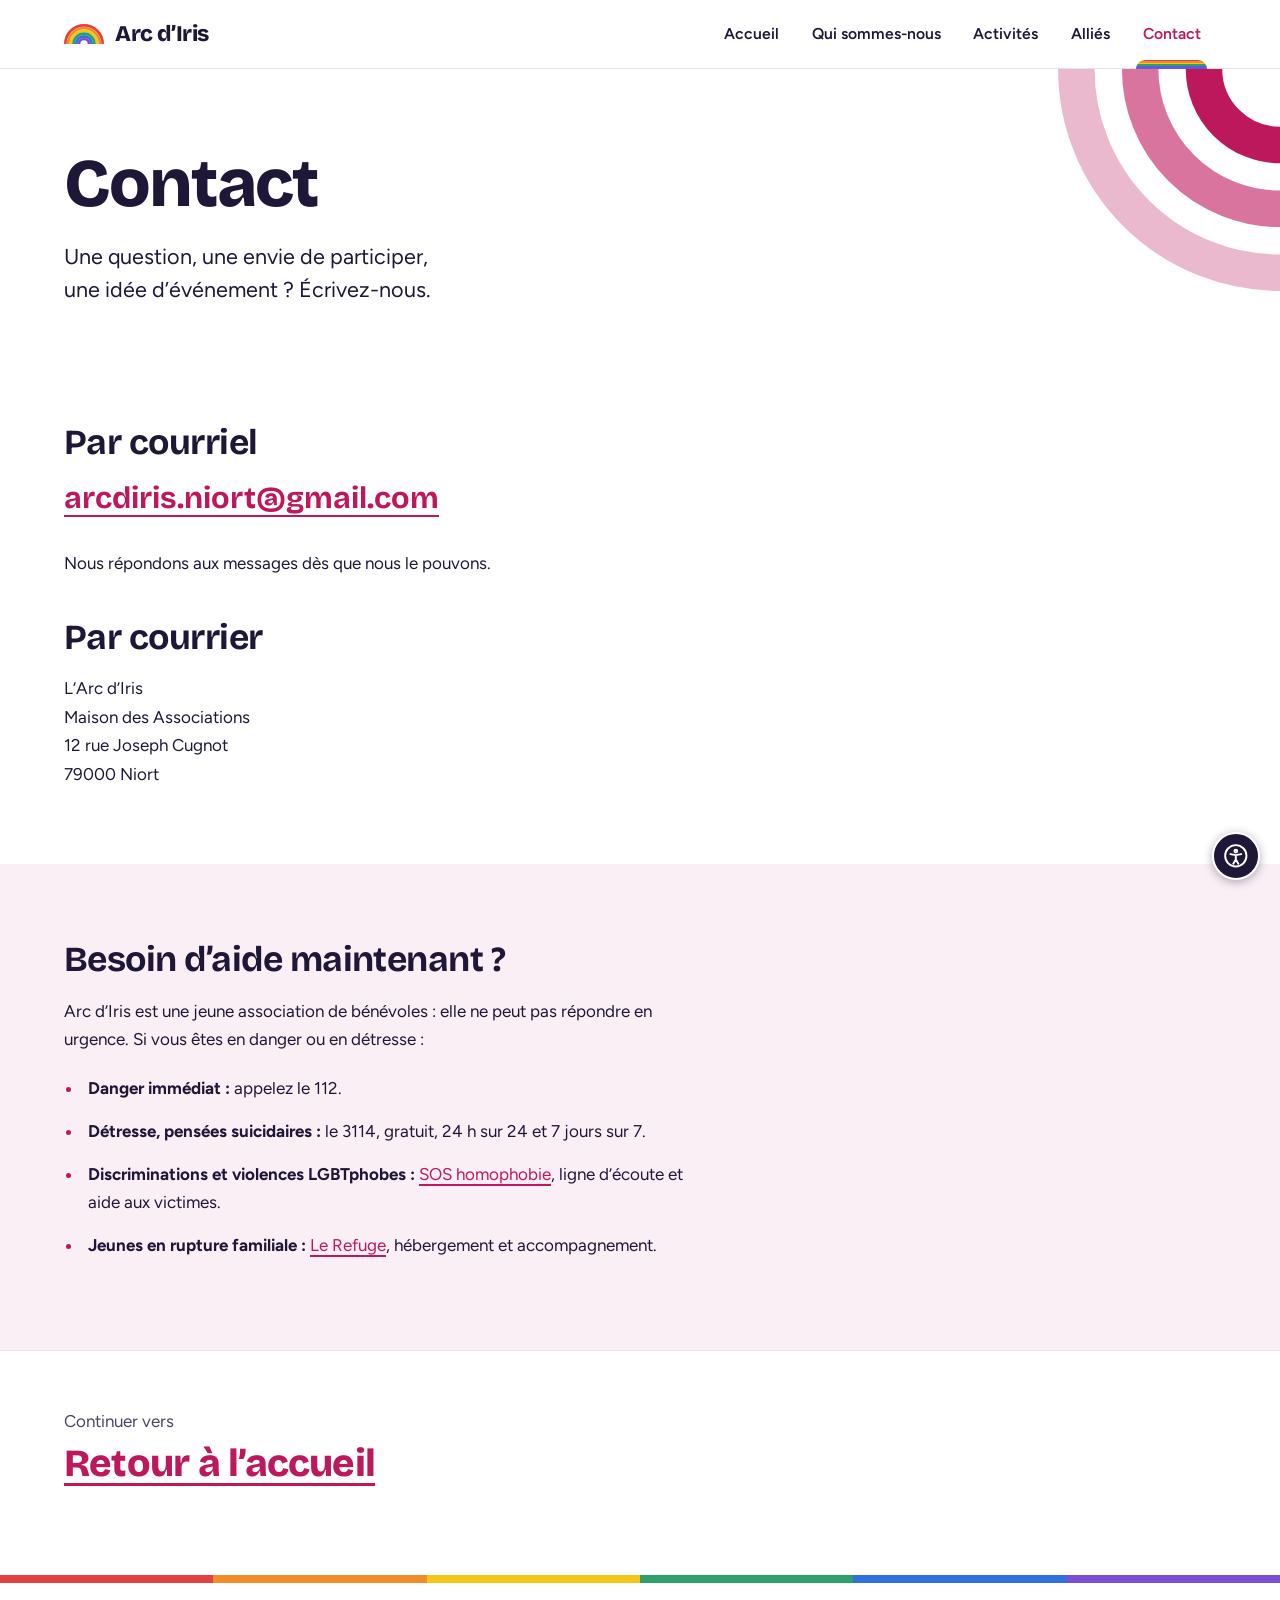
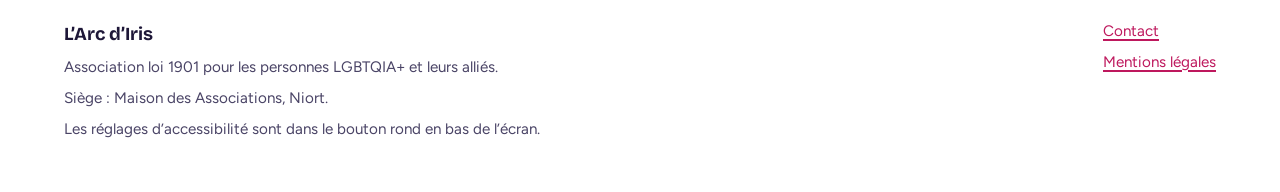
<file: contact.html>
<!doctype html>
<html lang="fr">
<head>
<meta charset="utf-8">
<meta name="viewport" content="width=device-width, initial-scale=1">
<title>Contact – Arc d’Iris</title>
<meta name="description" content="Contacter Arc d’Iris, et ressources d’aide en cas de détresse ou de discrimination.">
<meta name="theme-color" content="#ffffff">
<meta name="color-scheme" content="light">
<meta property="og:title" content="Contact – Arc d’Iris">
<meta property="og:description" content="Contacter Arc d’Iris, et ressources d’aide en cas de détresse ou de discrimination.">
<meta property="og:type" content="website">
<meta property="og:locale" content="fr_FR">
<link rel="icon" href="favicon.svg" type="image/svg+xml">
<link rel="preload" href="assets/fonts/bricolage-grotesque-latin-wght-normal.woff2" as="font" type="font/woff2" crossorigin>
<link rel="preload" href="assets/fonts/figtree-latin-wght-normal.woff2" as="font" type="font/woff2" crossorigin>
<script src="assets/js/prefs.js"></script>
<link rel="stylesheet" href="assets/css/style.css">
</head>
<body data-page="contact">
<a class="lien-evitement" href="#contenu">Aller au contenu</a>
<header class="entete">
  <div class="wrap entete-interieur">
    <a class="marque" href="index.html" aria-label="Arc d’Iris, accueil"><svg viewBox="0 0 44 22" aria-hidden="true" focusable="false"><path class="b1" d="M1.5 22 A20.5 20.5 0 0 1 42.5 22"/><path class="b2" d="M4.5 22 A17.5 17.5 0 0 1 39.5 22"/><path class="b3" d="M7.5 22 A14.5 14.5 0 0 1 36.5 22"/><path class="b4" d="M10.5 22 A11.5 11.5 0 0 1 33.5 22"/><path class="b5" d="M13.5 22 A8.5 8.5 0 0 1 30.5 22"/><path class="b6" d="M16.5 22 A5.5 5.5 0 0 1 27.5 22"/></svg><span>Arc d’Iris</span></a>
    <nav class="nav" aria-label="Navigation principale"><a href="index.html">Accueil</a><a href="qui-sommes-nous.html">Qui sommes-nous</a><a href="activites.html">Activités</a><a href="allies.html">Alliés</a><a href="contact.html" aria-current="page">Contact<span class="arc-actif" aria-hidden="true"></span></a></nav>
  </div>
</header>
<main id="contenu">
<section class="page-tete">
  <svg class="coin-arc" viewBox="0 0 200 200" aria-hidden="true" focusable="false"><path d="M150 0 A50 50 0 0 0 200 50"/><path d="M108 0 A92 92 0 0 0 200 92"/><path d="M66 0 A134 134 0 0 0 200 134"/></svg>
  <div class="wrap">
    <h1>Contact</h1>
    <p class="lead">Une question, une envie de participer, une idée d’événement&nbsp;? Écrivez-nous.</p>
  </div>
</section>

<section class="bloc">
  <div class="wrap texte">
    <h2>Par courriel</h2>
    <p class="carte-contact"><a href="mailto:arcdiris.niort@gmail.com">arcdiris.niort@gmail.com</a></p>
    <p>Nous répondons aux messages dès que nous le pouvons.</p>
    <h2 style="margin-top:2.5rem">Par courrier</h2>
    <address>L’Arc d’Iris<br>Maison des Associations<br>12 rue Joseph Cugnot<br>79000 Niort</address>
  </div>
</section>

<section class="bloc teinte">
  <div class="wrap texte">
    <h2>Besoin d’aide maintenant&nbsp;?</h2>
    <p>Arc d’Iris est une jeune association de bénévoles&nbsp;: elle ne peut pas répondre en urgence. Si vous êtes en danger ou en détresse&nbsp;:</p>
    <ul class="liste-simple">
      <li><strong>Danger immédiat&nbsp;:</strong> appelez le 112.</li>
      <li><strong>Détresse, pensées suicidaires&nbsp;:</strong> le 3114, gratuit, 24 h sur 24 et 7 jours sur 7.</li>
      <li><strong>Discriminations et violences LGBTphobes&nbsp;:</strong> <a href="https://www.sos-homophobie.org" rel="noopener">SOS homophobie</a>, ligne d’écoute et aide aux victimes.</li>
      <li><strong>Jeunes en rupture familiale&nbsp;:</strong> <a href="https://www.le-refuge.org" rel="noopener">Le Refuge</a>, hébergement et accompagnement.</li>
    </ul>
  </div>
</section>
<div class="suite"><div class="wrap">
  <p>Continuer vers</p>
  <a href="index.html">Retour à l’accueil</a>
</div></div>
</main>
<footer class="pied">
  <div class="pied-arc" aria-hidden="true"></div>
  <div class="wrap pied-interieur">
    <div>
      <p><strong>L’Arc d’Iris</strong></p>
      <p>Association loi 1901 pour les personnes LGBTQIA+ et leurs alliés.</p>
      <p>Siège&nbsp;: Maison des Associations, Niort.</p>
      <p>Les réglages d’accessibilité sont dans le bouton rond en bas de l’écran.</p>
    </div>
    <div class="pied-liens">
      <a href="contact.html">Contact</a>
      <a href="mentions-legales.html">Mentions légales</a>
    </div>
  </div>
</footer>
<nav class="onglets" aria-label="Navigation principale (mobile)"><a href="index.html" aria-label="Accueil"><svg viewBox="0 0 24 24" aria-hidden="true" focusable="false"><path d="M3 9l9-7 9 7v11a2 2 0 0 1-2 2H5a2 2 0 0 1-2-2z"/><polyline points="9 22 9 12 15 12 15 22"/></svg><span>Accueil</span></a><a href="qui-sommes-nous.html" aria-label="Qui sommes-nous"><svg viewBox="0 0 24 24" aria-hidden="true" focusable="false"><path d="M17 21v-2a4 4 0 0 0-4-4H5a4 4 0 0 0-4 4v2"/><circle cx="9" cy="7" r="4"/><path d="M23 21v-2a4 4 0 0 0-3-3.87"/><path d="M16 3.13a4 4 0 0 1 0 7.75"/></svg><span>Nous</span></a><a href="activites.html" aria-label="Activités"><svg viewBox="0 0 24 24" aria-hidden="true" focusable="false"><rect x="3" y="4" width="18" height="18" rx="2"/><line x1="16" y1="2" x2="16" y2="6"/><line x1="8" y1="2" x2="8" y2="6"/><line x1="3" y1="10" x2="21" y2="10"/></svg><span>Activités</span></a><a href="allies.html" aria-label="Alliés"><svg viewBox="0 0 24 24" aria-hidden="true" focusable="false"><path d="M20.84 4.61a5.5 5.5 0 0 0-7.78 0L12 5.67l-1.06-1.06a5.5 5.5 0 0 0-7.78 7.78l1.06 1.06L12 21.23l7.78-7.78 1.06-1.06a5.5 5.5 0 0 0 0-7.78z"/></svg><span>Alliés</span></a><a href="contact.html" aria-current="page" aria-label="Contact"><span class="arc-actif" aria-hidden="true"></span><svg viewBox="0 0 24 24" aria-hidden="true" focusable="false"><path d="M4 4h16c1.1 0 2 .9 2 2v12c0 1.1-.9 2-2 2H4c-1.1 0-2-.9-2-2V6c0-1.1.9-2 2-2z"/><polyline points="22,6 12,13 2,6"/></svg><span>Contact</span></a></nav>
<button type="button" id="acc-bouton" class="acc-bouton" aria-expanded="false" aria-controls="acc-panneau" aria-label="Réglages d’accessibilité"><svg viewBox="0 0 24 24" aria-hidden="true" focusable="false"><circle cx="12" cy="12" r="10"/><circle cx="12" cy="7.6" r="1.3"/><path d="M7 10.4l5 1 5-1M12 11.4v4M9.6 19.5l2.4-4.1 2.4 4.1"/></svg></button>
<div id="acc-panneau" class="acc-panneau" role="dialog" aria-labelledby="acc-titre" hidden>
  <div class="acc-entete"><h2 id="acc-titre">Accessibilité</h2><button type="button" class="acc-fermer" aria-label="Fermer les réglages">×</button></div>
  <fieldset><legend>Couleurs</legend><div class="acc-choix"><label><input type="radio" name="p-couleurs" data-pref="couleurs" value="arc"><span>Arc-en-ciel</span></label><label><input type="radio" name="p-couleurs" data-pref="couleurs" value="daltonien"><span>Daltonisme</span></label><label><input type="radio" name="p-couleurs" data-pref="couleurs" value="mono"><span>Sans couleur</span></label></div><p class="acc-aide">«&nbsp;Daltonisme&nbsp;» utilise une palette lisible par tous les types de daltonisme et ajoute des motifs sur les bandes.</p></fieldset>
  <label class="acc-interrupteur"><input type="checkbox" data-pref="contraste" data-oui="eleve"><span>Contraste élevé</span></label>
  <fieldset><legend>Taille du texte</legend><div class="acc-choix"><label><input type="radio" name="p-taille" data-pref="taille" value="1"><span>A</span></label><label><input type="radio" name="p-taille" data-pref="taille" value="2"><span>A+</span></label><label><input type="radio" name="p-taille" data-pref="taille" value="3"><span>A++</span></label></div></fieldset>
  <label class="acc-interrupteur"><input type="checkbox" data-pref="police" data-oui="lisible"><span>Police très lisible</span></label>
  <label class="acc-interrupteur"><input type="checkbox" data-pref="espace" data-oui="aere"><span>Texte plus aéré</span></label>
  <label class="acc-interrupteur"><input type="checkbox" data-pref="mouvement" data-oui="reduit"><span>Réduire les animations</span></label>
  <fieldset><legend>Côté du pouce</legend><div class="acc-choix"><label><input type="radio" name="p-cote" data-pref="cote" value="gauche"><span>À gauche</span></label><label><input type="radio" name="p-cote" data-pref="cote" value="droite"><span>À droite</span></label></div><p class="acc-aide">Place ce bouton du côté de votre main.</p></fieldset>
  <label class="acc-interrupteur"><input type="checkbox" data-pref="zones" data-oui="grandes"><span>Grandes zones à toucher</span></label>
  <label class="acc-interrupteur"><input type="checkbox" data-pref="fleches" data-oui="oui"><span>Naviguer avec les flèches du clavier</span></label>
  <fieldset data-lecture><legend>Écouter cette page</legend>
    <div class="acc-lecture">
      <button type="button" data-lire="start">Écouter</button>
      <button type="button" data-lire="pause">Pause</button>
      <button type="button" data-lire="stop">Arrêter</button>
    </div>
    <div class="acc-lecture" style="margin-top:.5rem">
      <span class="acc-vitesse">Vitesse
        <button type="button" data-lire="moins" aria-label="Ralentir la lecture">−</button>
        <span class="acc-vitesse-val" aria-live="polite">1,0×</span>
        <button type="button" data-lire="plus" aria-label="Accélérer la lecture">+</button>
      </span>
    </div>
    <p class="acc-etat" role="status"></p>
  </fieldset>
  <button type="button" class="acc-reset">Rétablir les réglages d’origine</button>
</div>
<script src="assets/js/app.js" defer></script>
</body>
</html>
</file>
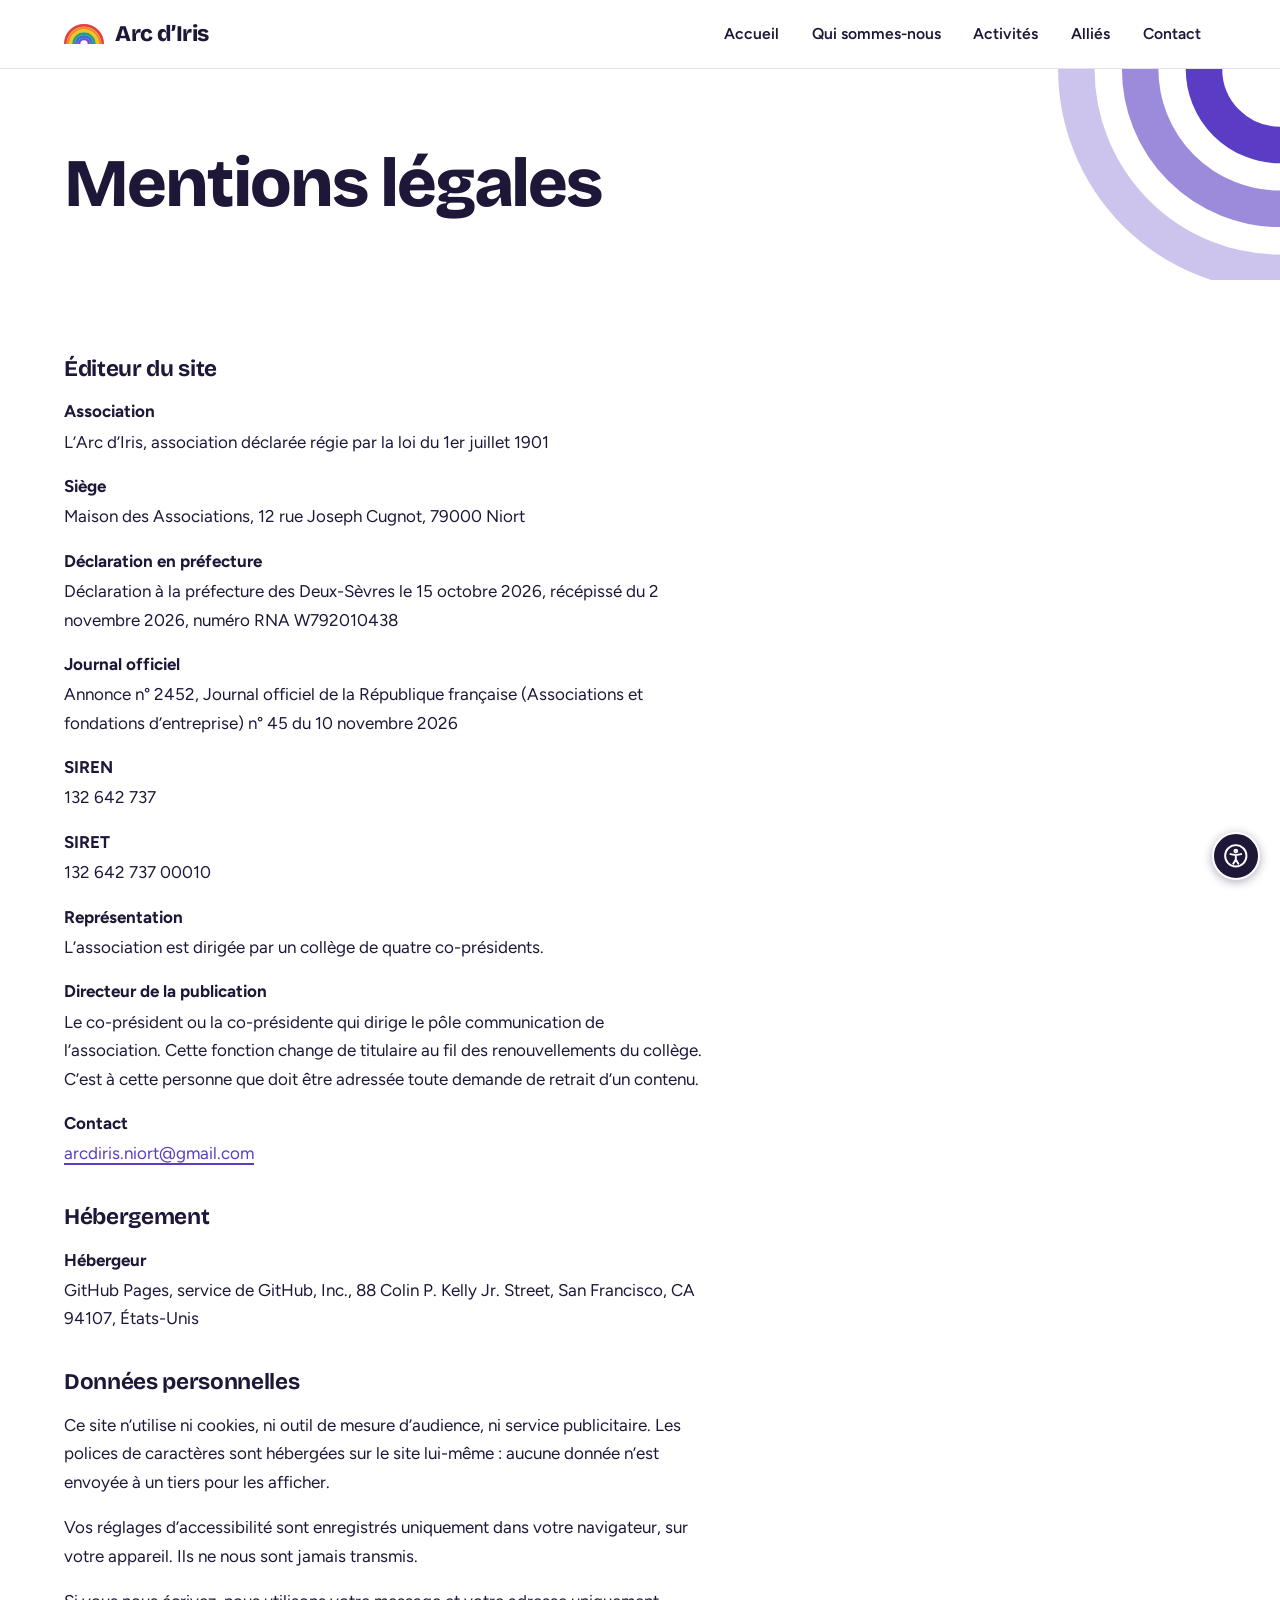
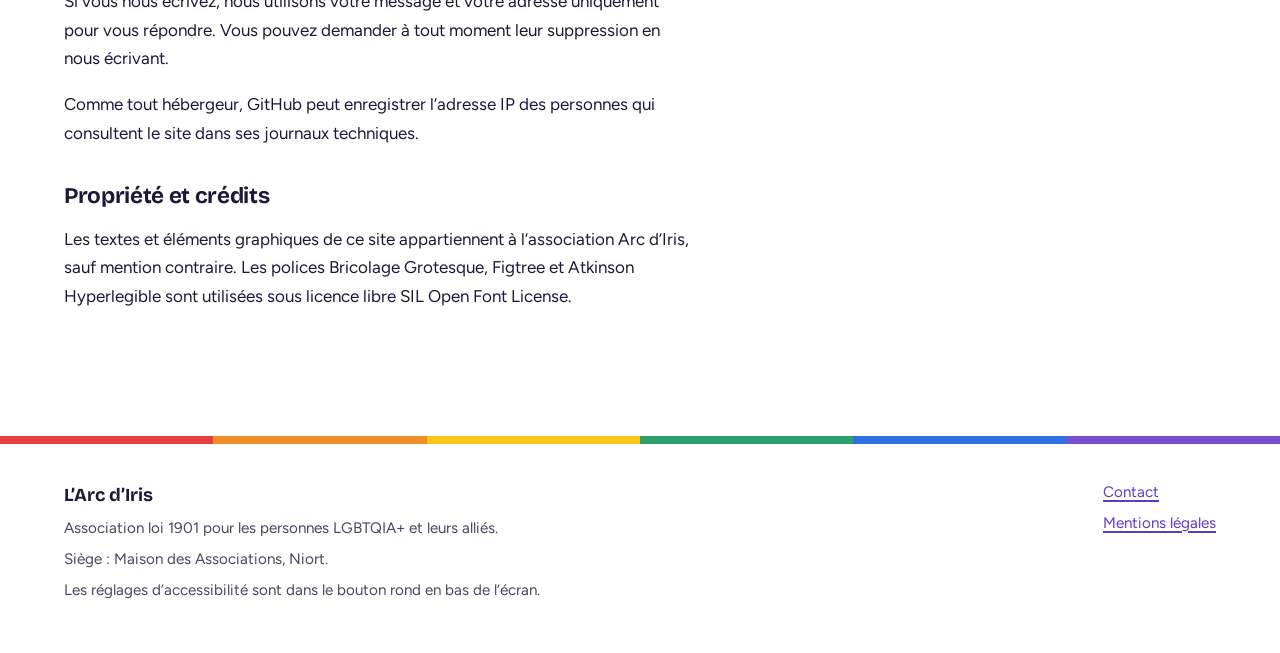
<file: mentions-legales.html>
<!doctype html>
<html lang="fr">
<head>
<meta charset="utf-8">
<meta name="viewport" content="width=device-width, initial-scale=1">
<title>Mentions légales – Arc d’Iris</title>
<meta name="description" content="Mentions légales du site de l’association Arc d’Iris.">
<meta name="theme-color" content="#ffffff">
<meta name="color-scheme" content="light">
<meta property="og:title" content="Mentions légales – Arc d’Iris">
<meta property="og:description" content="Mentions légales du site de l’association Arc d’Iris.">
<meta property="og:type" content="website">
<meta property="og:locale" content="fr_FR">
<link rel="icon" href="favicon.svg" type="image/svg+xml">
<link rel="preload" href="assets/fonts/bricolage-grotesque-latin-wght-normal.woff2" as="font" type="font/woff2" crossorigin>
<link rel="preload" href="assets/fonts/figtree-latin-wght-normal.woff2" as="font" type="font/woff2" crossorigin>
<script src="assets/js/prefs.js"></script>
<link rel="stylesheet" href="assets/css/style.css">
</head>
<body data-page="legal">
<a class="lien-evitement" href="#contenu">Aller au contenu</a>
<header class="entete">
  <div class="wrap entete-interieur">
    <a class="marque" href="index.html" aria-label="Arc d’Iris, accueil"><svg viewBox="0 0 44 22" aria-hidden="true" focusable="false"><path class="b1" d="M1.5 22 A20.5 20.5 0 0 1 42.5 22"/><path class="b2" d="M4.5 22 A17.5 17.5 0 0 1 39.5 22"/><path class="b3" d="M7.5 22 A14.5 14.5 0 0 1 36.5 22"/><path class="b4" d="M10.5 22 A11.5 11.5 0 0 1 33.5 22"/><path class="b5" d="M13.5 22 A8.5 8.5 0 0 1 30.5 22"/><path class="b6" d="M16.5 22 A5.5 5.5 0 0 1 27.5 22"/></svg><span>Arc d’Iris</span></a>
    <nav class="nav" aria-label="Navigation principale"><a href="index.html">Accueil</a><a href="qui-sommes-nous.html">Qui sommes-nous</a><a href="activites.html">Activités</a><a href="allies.html">Alliés</a><a href="contact.html">Contact</a></nav>
  </div>
</header>
<main id="contenu">
<section class="page-tete">
  <svg class="coin-arc" viewBox="0 0 200 200" aria-hidden="true" focusable="false"><path d="M150 0 A50 50 0 0 0 200 50"/><path d="M108 0 A92 92 0 0 0 200 92"/><path d="M66 0 A134 134 0 0 0 200 134"/></svg>
  <div class="wrap">
    <h1>Mentions légales</h1>
  </div>
</section>

<section class="bloc legal">
  <div class="wrap">
    <h2>Éditeur du site</h2>
    <dl>
      <dt>Association</dt><dd>L’Arc d’Iris, association déclarée régie par la loi du 1er juillet 1901</dd>
      <dt>Siège</dt><dd>Maison des Associations, 12 rue Joseph Cugnot, 79000 Niort</dd>
      <dt>Déclaration en préfecture</dt><dd>Déclaration à la préfecture des Deux-Sèvres le 15 octobre 2026, récépissé du 2 novembre 2026, numéro RNA W792010438</dd>
      <dt>Journal officiel</dt><dd>Annonce n° 2452, Journal officiel de la République française (Associations et fondations d’entreprise) n° 45 du 10 novembre 2026</dd>
      <dt>SIREN</dt><dd>132 642 737</dd>
      <dt>SIRET</dt><dd>132 642 737 00010</dd>
      <dt>Représentation</dt><dd>L’association est dirigée par un collège de quatre co-présidents.</dd>
      <dt>Directeur de la publication</dt><dd>Le co-président ou la co-présidente qui dirige le pôle communication de l’association. Cette fonction change de titulaire au fil des renouvellements du collège. C’est à cette personne que doit être adressée toute demande de retrait d’un contenu.</dd>
      <dt>Contact</dt><dd><a href="mailto:arcdiris.niort@gmail.com">arcdiris.niort@gmail.com</a></dd>
    </dl>

    <h2>Hébergement</h2>
    <dl>
      <dt>Hébergeur</dt><dd>GitHub Pages, service de GitHub, Inc., 88 Colin P. Kelly Jr. Street, San Francisco, CA 94107, États-Unis</dd>
    </dl>

    <h2>Données personnelles</h2>
    <p class="texte">Ce site n’utilise ni cookies, ni outil de mesure d’audience, ni service publicitaire. Les polices de caractères sont hébergées sur le site lui-même&nbsp;: aucune donnée n’est envoyée à un tiers pour les afficher.</p>
    <p class="texte">Vos réglages d’accessibilité sont enregistrés uniquement dans votre navigateur, sur votre appareil. Ils ne nous sont jamais transmis.</p>
    <p class="texte">Si vous nous écrivez, nous utilisons votre message et votre adresse uniquement pour vous répondre. Vous pouvez demander à tout moment leur suppression en nous écrivant.</p>
    <p class="texte">Comme tout hébergeur, GitHub peut enregistrer l’adresse IP des personnes qui consultent le site dans ses journaux techniques.</p>

    <h2>Propriété et crédits</h2>
    <p class="texte">Les textes et éléments graphiques de ce site appartiennent à l’association Arc d’Iris, sauf mention contraire. Les polices Bricolage Grotesque, Figtree et Atkinson Hyperlegible sont utilisées sous licence libre SIL Open Font License.</p>
  </div>
</section>
</main>
<footer class="pied">
  <div class="pied-arc" aria-hidden="true"></div>
  <div class="wrap pied-interieur">
    <div>
      <p><strong>L’Arc d’Iris</strong></p>
      <p>Association loi 1901 pour les personnes LGBTQIA+ et leurs alliés.</p>
      <p>Siège&nbsp;: Maison des Associations, Niort.</p>
      <p>Les réglages d’accessibilité sont dans le bouton rond en bas de l’écran.</p>
    </div>
    <div class="pied-liens">
      <a href="contact.html">Contact</a>
      <a href="mentions-legales.html">Mentions légales</a>
    </div>
  </div>
</footer>
<nav class="onglets" aria-label="Navigation principale (mobile)"><a href="index.html" aria-label="Accueil"><svg viewBox="0 0 24 24" aria-hidden="true" focusable="false"><path d="M3 9l9-7 9 7v11a2 2 0 0 1-2 2H5a2 2 0 0 1-2-2z"/><polyline points="9 22 9 12 15 12 15 22"/></svg><span>Accueil</span></a><a href="qui-sommes-nous.html" aria-label="Qui sommes-nous"><svg viewBox="0 0 24 24" aria-hidden="true" focusable="false"><path d="M17 21v-2a4 4 0 0 0-4-4H5a4 4 0 0 0-4 4v2"/><circle cx="9" cy="7" r="4"/><path d="M23 21v-2a4 4 0 0 0-3-3.87"/><path d="M16 3.13a4 4 0 0 1 0 7.75"/></svg><span>Nous</span></a><a href="activites.html" aria-label="Activités"><svg viewBox="0 0 24 24" aria-hidden="true" focusable="false"><rect x="3" y="4" width="18" height="18" rx="2"/><line x1="16" y1="2" x2="16" y2="6"/><line x1="8" y1="2" x2="8" y2="6"/><line x1="3" y1="10" x2="21" y2="10"/></svg><span>Activités</span></a><a href="allies.html" aria-label="Alliés"><svg viewBox="0 0 24 24" aria-hidden="true" focusable="false"><path d="M20.84 4.61a5.5 5.5 0 0 0-7.78 0L12 5.67l-1.06-1.06a5.5 5.5 0 0 0-7.78 7.78l1.06 1.06L12 21.23l7.78-7.78 1.06-1.06a5.5 5.5 0 0 0 0-7.78z"/></svg><span>Alliés</span></a><a href="contact.html" aria-label="Contact"><svg viewBox="0 0 24 24" aria-hidden="true" focusable="false"><path d="M4 4h16c1.1 0 2 .9 2 2v12c0 1.1-.9 2-2 2H4c-1.1 0-2-.9-2-2V6c0-1.1.9-2 2-2z"/><polyline points="22,6 12,13 2,6"/></svg><span>Contact</span></a></nav>
<button type="button" id="acc-bouton" class="acc-bouton" aria-expanded="false" aria-controls="acc-panneau" aria-label="Réglages d’accessibilité"><svg viewBox="0 0 24 24" aria-hidden="true" focusable="false"><circle cx="12" cy="12" r="10"/><circle cx="12" cy="7.6" r="1.3"/><path d="M7 10.4l5 1 5-1M12 11.4v4M9.6 19.5l2.4-4.1 2.4 4.1"/></svg></button>
<div id="acc-panneau" class="acc-panneau" role="dialog" aria-labelledby="acc-titre" hidden>
  <div class="acc-entete"><h2 id="acc-titre">Accessibilité</h2><button type="button" class="acc-fermer" aria-label="Fermer les réglages">×</button></div>
  <fieldset><legend>Couleurs</legend><div class="acc-choix"><label><input type="radio" name="p-couleurs" data-pref="couleurs" value="arc"><span>Arc-en-ciel</span></label><label><input type="radio" name="p-couleurs" data-pref="couleurs" value="daltonien"><span>Daltonisme</span></label><label><input type="radio" name="p-couleurs" data-pref="couleurs" value="mono"><span>Sans couleur</span></label></div><p class="acc-aide">«&nbsp;Daltonisme&nbsp;» utilise une palette lisible par tous les types de daltonisme et ajoute des motifs sur les bandes.</p></fieldset>
  <label class="acc-interrupteur"><input type="checkbox" data-pref="contraste" data-oui="eleve"><span>Contraste élevé</span></label>
  <fieldset><legend>Taille du texte</legend><div class="acc-choix"><label><input type="radio" name="p-taille" data-pref="taille" value="1"><span>A</span></label><label><input type="radio" name="p-taille" data-pref="taille" value="2"><span>A+</span></label><label><input type="radio" name="p-taille" data-pref="taille" value="3"><span>A++</span></label></div></fieldset>
  <label class="acc-interrupteur"><input type="checkbox" data-pref="police" data-oui="lisible"><span>Police très lisible</span></label>
  <label class="acc-interrupteur"><input type="checkbox" data-pref="espace" data-oui="aere"><span>Texte plus aéré</span></label>
  <label class="acc-interrupteur"><input type="checkbox" data-pref="mouvement" data-oui="reduit"><span>Réduire les animations</span></label>
  <fieldset><legend>Côté du pouce</legend><div class="acc-choix"><label><input type="radio" name="p-cote" data-pref="cote" value="gauche"><span>À gauche</span></label><label><input type="radio" name="p-cote" data-pref="cote" value="droite"><span>À droite</span></label></div><p class="acc-aide">Place ce bouton du côté de votre main.</p></fieldset>
  <label class="acc-interrupteur"><input type="checkbox" data-pref="zones" data-oui="grandes"><span>Grandes zones à toucher</span></label>
  <label class="acc-interrupteur"><input type="checkbox" data-pref="fleches" data-oui="oui"><span>Naviguer avec les flèches du clavier</span></label>
  <fieldset data-lecture><legend>Écouter cette page</legend>
    <div class="acc-lecture">
      <button type="button" data-lire="start">Écouter</button>
      <button type="button" data-lire="pause">Pause</button>
      <button type="button" data-lire="stop">Arrêter</button>
    </div>
    <div class="acc-lecture" style="margin-top:.5rem">
      <span class="acc-vitesse">Vitesse
        <button type="button" data-lire="moins" aria-label="Ralentir la lecture">−</button>
        <span class="acc-vitesse-val" aria-live="polite">1,0×</span>
        <button type="button" data-lire="plus" aria-label="Accélérer la lecture">+</button>
      </span>
    </div>
    <p class="acc-etat" role="status"></p>
  </fieldset>
  <button type="button" class="acc-reset">Rétablir les réglages d’origine</button>
</div>
<script src="assets/js/app.js" defer></script>
</body>
</html>
</file>
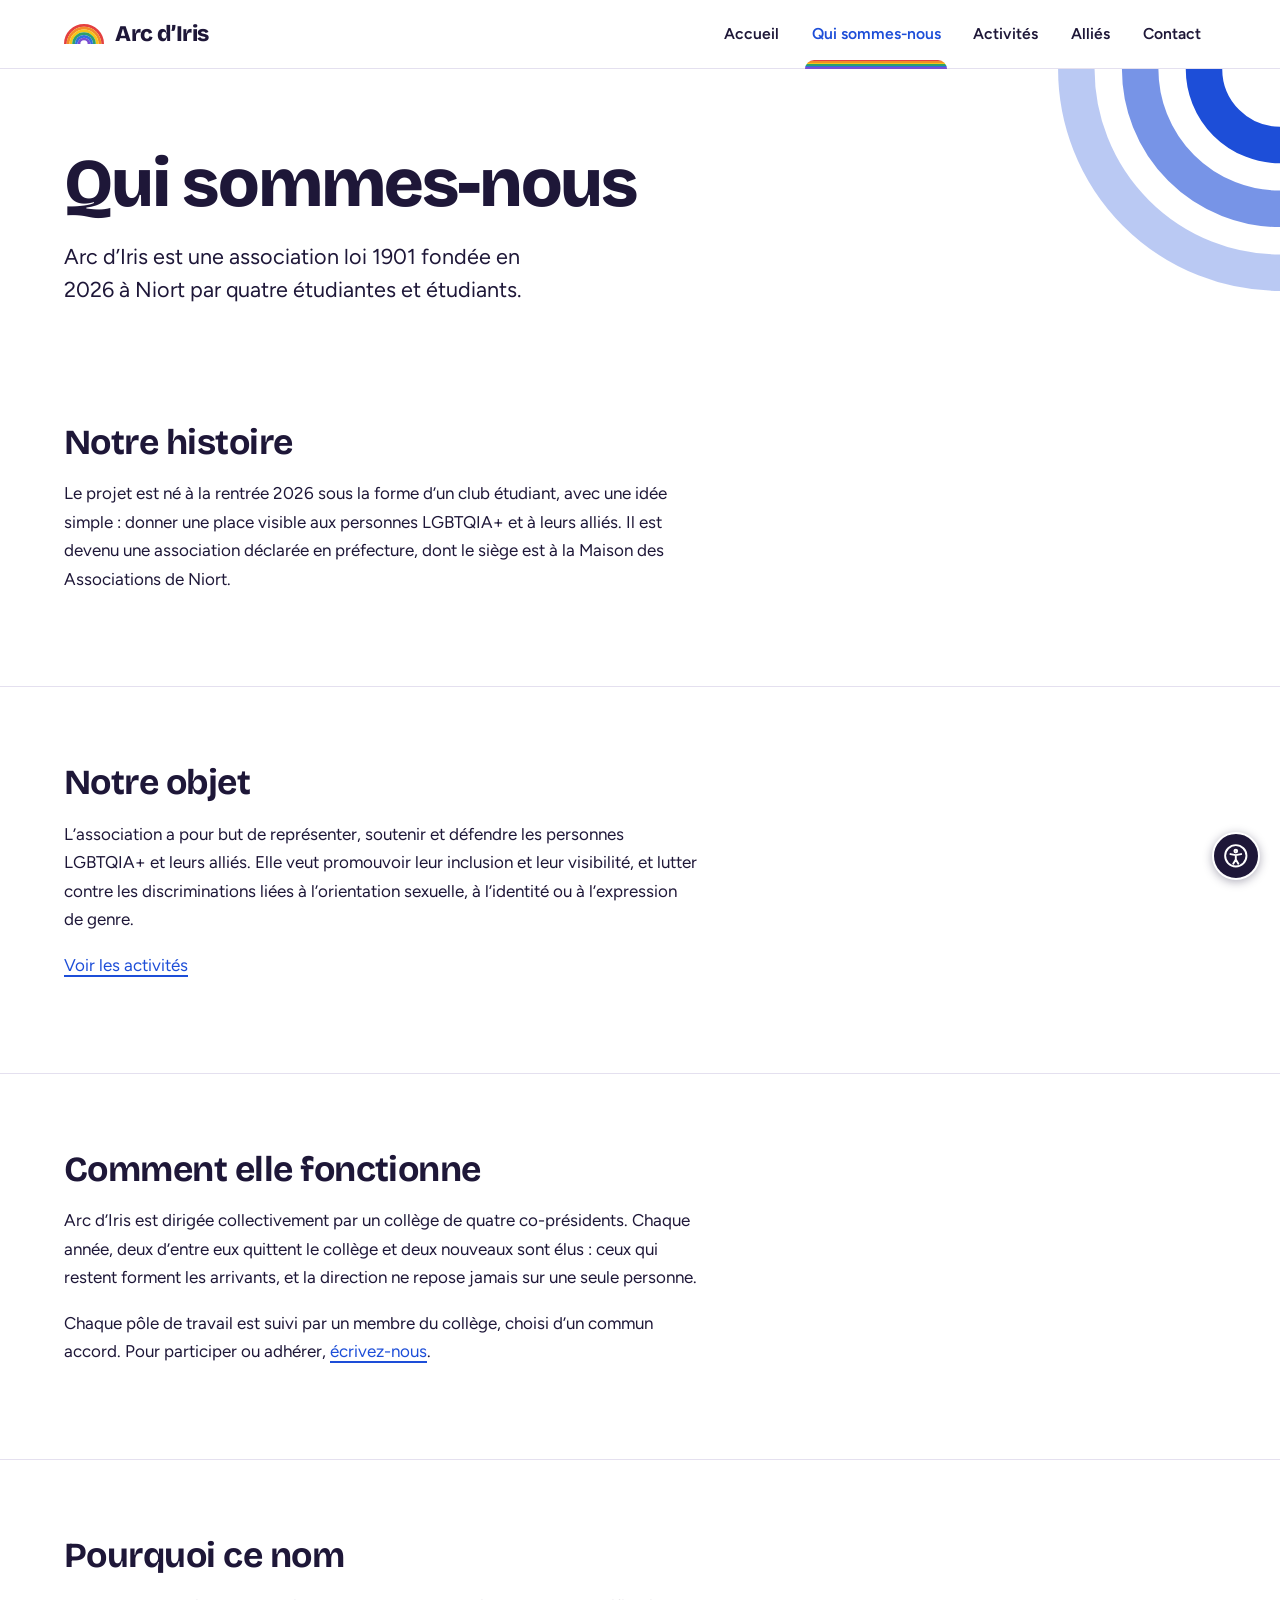
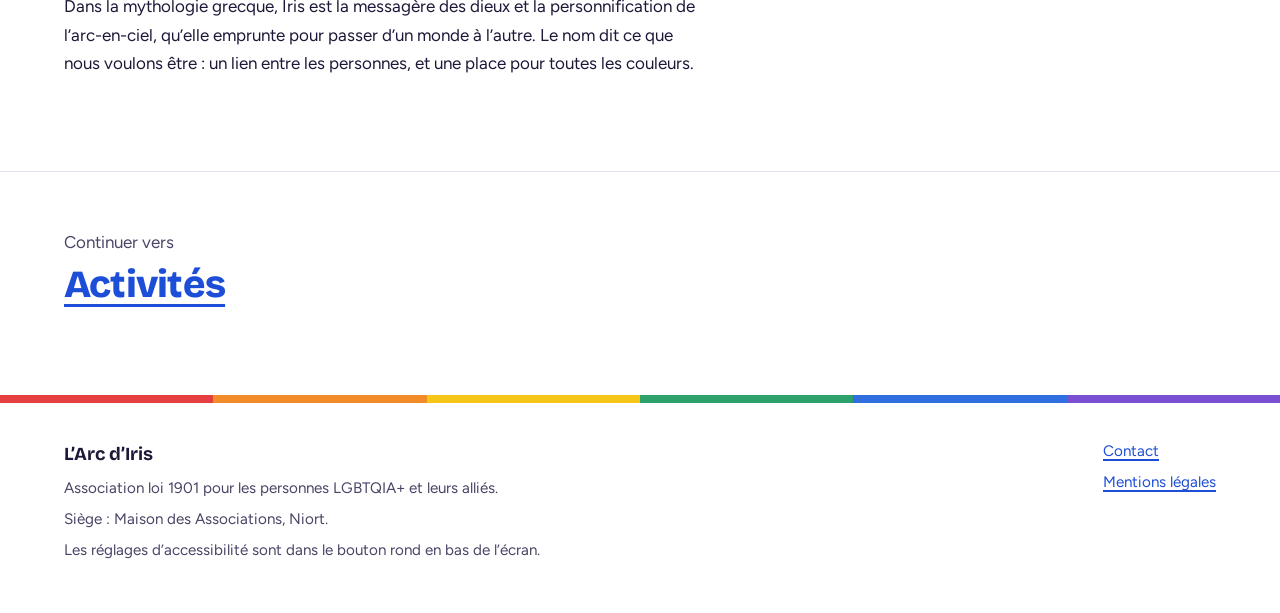
<file: qui-sommes-nous.html>
<!doctype html>
<html lang="fr">
<head>
<meta charset="utf-8">
<meta name="viewport" content="width=device-width, initial-scale=1">
<title>Qui sommes-nous – Arc d’Iris</title>
<meta name="description" content="Histoire, objet et fonctionnement d’Arc d’Iris, association LGBTQIA+ et alliée fondée en 2026 à Niort.">
<meta name="theme-color" content="#ffffff">
<meta name="color-scheme" content="light">
<meta property="og:title" content="Qui sommes-nous – Arc d’Iris">
<meta property="og:description" content="Histoire, objet et fonctionnement d’Arc d’Iris, association LGBTQIA+ et alliée fondée en 2026 à Niort.">
<meta property="og:type" content="website">
<meta property="og:locale" content="fr_FR">
<link rel="icon" href="favicon.svg" type="image/svg+xml">
<link rel="preload" href="assets/fonts/bricolage-grotesque-latin-wght-normal.woff2" as="font" type="font/woff2" crossorigin>
<link rel="preload" href="assets/fonts/figtree-latin-wght-normal.woff2" as="font" type="font/woff2" crossorigin>
<script src="assets/js/prefs.js"></script>
<link rel="stylesheet" href="assets/css/style.css">
</head>
<body data-page="qui">
<a class="lien-evitement" href="#contenu">Aller au contenu</a>
<header class="entete">
  <div class="wrap entete-interieur">
    <a class="marque" href="index.html" aria-label="Arc d’Iris, accueil"><svg viewBox="0 0 44 22" aria-hidden="true" focusable="false"><path class="b1" d="M1.5 22 A20.5 20.5 0 0 1 42.5 22"/><path class="b2" d="M4.5 22 A17.5 17.5 0 0 1 39.5 22"/><path class="b3" d="M7.5 22 A14.5 14.5 0 0 1 36.5 22"/><path class="b4" d="M10.5 22 A11.5 11.5 0 0 1 33.5 22"/><path class="b5" d="M13.5 22 A8.5 8.5 0 0 1 30.5 22"/><path class="b6" d="M16.5 22 A5.5 5.5 0 0 1 27.5 22"/></svg><span>Arc d’Iris</span></a>
    <nav class="nav" aria-label="Navigation principale"><a href="index.html">Accueil</a><a href="qui-sommes-nous.html" aria-current="page">Qui sommes-nous<span class="arc-actif" aria-hidden="true"></span></a><a href="activites.html">Activités</a><a href="allies.html">Alliés</a><a href="contact.html">Contact</a></nav>
  </div>
</header>
<main id="contenu">
<section class="page-tete">
  <svg class="coin-arc" viewBox="0 0 200 200" aria-hidden="true" focusable="false"><path d="M150 0 A50 50 0 0 0 200 50"/><path d="M108 0 A92 92 0 0 0 200 92"/><path d="M66 0 A134 134 0 0 0 200 134"/></svg>
  <div class="wrap">
    <h1>Qui sommes-nous</h1>
    <p class="lead">Arc d’Iris est une association loi 1901 fondée en 2026 à Niort par quatre étudiantes et étudiants.</p>
  </div>
</section>

<section class="bloc">
  <div class="wrap texte">
    <h2>Notre histoire</h2>
    <p>Le projet est né à la rentrée 2026 sous la forme d’un club étudiant, avec une idée simple&nbsp;: donner une place visible aux personnes LGBTQIA+ et à leurs alliés. Il est devenu une association déclarée en préfecture, dont le siège est à la Maison des Associations de Niort.</p>
  </div>
</section>

<section class="bloc">
  <div class="wrap texte">
    <h2>Notre objet</h2>
    <p>L’association a pour but de représenter, soutenir et défendre les personnes LGBTQIA+ et leurs alliés. Elle veut promouvoir leur inclusion et leur visibilité, et lutter contre les discriminations liées à l’orientation sexuelle, à l’identité ou à l’expression de genre.</p>
    <p><a href="activites.html">Voir les activités</a></p>
  </div>
</section>

<section class="bloc">
  <div class="wrap texte">
    <h2>Comment elle fonctionne</h2>
    <p>Arc d’Iris est dirigée collectivement par un collège de quatre co-présidents. Chaque année, deux d’entre eux quittent le collège et deux nouveaux sont élus&nbsp;: ceux qui restent forment les arrivants, et la direction ne repose jamais sur une seule personne.</p>
    <p>Chaque pôle de travail est suivi par un membre du collège, choisi d’un commun accord. Pour participer ou adhérer, <a href="contact.html">écrivez-nous</a>.</p>
  </div>
</section>

<section class="bloc">
  <div class="wrap texte">
    <h2>Pourquoi ce nom</h2>
    <p>Dans la mythologie grecque, Iris est la messagère des dieux et la personnification de l’arc-en-ciel, qu’elle emprunte pour passer d’un monde à l’autre. Le nom dit ce que nous voulons être&nbsp;: un lien entre les personnes, et une place pour toutes les couleurs.</p>
  </div>
</section>

<!-- Emplacement des textes des membres (à activer quand ils sont prêts et que chaque personne a donné son accord) :
<section class="bloc">
  <div class="wrap">
    <h2>Les voix de l’association</h2>
    <div class="liste-simple">
      <article><h3>Prénom ou pseudonyme</h3><p>Qui je suis, pourquoi je m’engage, ce que j’aimerais voir à Arc d’Iris.</p></article>
    </div>
  </div>
</section>
-->
<div class="suite"><div class="wrap">
  <p>Continuer vers</p>
  <a href="activites.html">Activités</a>
</div></div>
</main>
<footer class="pied">
  <div class="pied-arc" aria-hidden="true"></div>
  <div class="wrap pied-interieur">
    <div>
      <p><strong>L’Arc d’Iris</strong></p>
      <p>Association loi 1901 pour les personnes LGBTQIA+ et leurs alliés.</p>
      <p>Siège&nbsp;: Maison des Associations, Niort.</p>
      <p>Les réglages d’accessibilité sont dans le bouton rond en bas de l’écran.</p>
    </div>
    <div class="pied-liens">
      <a href="contact.html">Contact</a>
      <a href="mentions-legales.html">Mentions légales</a>
    </div>
  </div>
</footer>
<nav class="onglets" aria-label="Navigation principale (mobile)"><a href="index.html" aria-label="Accueil"><svg viewBox="0 0 24 24" aria-hidden="true" focusable="false"><path d="M3 9l9-7 9 7v11a2 2 0 0 1-2 2H5a2 2 0 0 1-2-2z"/><polyline points="9 22 9 12 15 12 15 22"/></svg><span>Accueil</span></a><a href="qui-sommes-nous.html" aria-current="page" aria-label="Qui sommes-nous"><span class="arc-actif" aria-hidden="true"></span><svg viewBox="0 0 24 24" aria-hidden="true" focusable="false"><path d="M17 21v-2a4 4 0 0 0-4-4H5a4 4 0 0 0-4 4v2"/><circle cx="9" cy="7" r="4"/><path d="M23 21v-2a4 4 0 0 0-3-3.87"/><path d="M16 3.13a4 4 0 0 1 0 7.75"/></svg><span>Nous</span></a><a href="activites.html" aria-label="Activités"><svg viewBox="0 0 24 24" aria-hidden="true" focusable="false"><rect x="3" y="4" width="18" height="18" rx="2"/><line x1="16" y1="2" x2="16" y2="6"/><line x1="8" y1="2" x2="8" y2="6"/><line x1="3" y1="10" x2="21" y2="10"/></svg><span>Activités</span></a><a href="allies.html" aria-label="Alliés"><svg viewBox="0 0 24 24" aria-hidden="true" focusable="false"><path d="M20.84 4.61a5.5 5.5 0 0 0-7.78 0L12 5.67l-1.06-1.06a5.5 5.5 0 0 0-7.78 7.78l1.06 1.06L12 21.23l7.78-7.78 1.06-1.06a5.5 5.5 0 0 0 0-7.78z"/></svg><span>Alliés</span></a><a href="contact.html" aria-label="Contact"><svg viewBox="0 0 24 24" aria-hidden="true" focusable="false"><path d="M4 4h16c1.1 0 2 .9 2 2v12c0 1.1-.9 2-2 2H4c-1.1 0-2-.9-2-2V6c0-1.1.9-2 2-2z"/><polyline points="22,6 12,13 2,6"/></svg><span>Contact</span></a></nav>
<button type="button" id="acc-bouton" class="acc-bouton" aria-expanded="false" aria-controls="acc-panneau" aria-label="Réglages d’accessibilité"><svg viewBox="0 0 24 24" aria-hidden="true" focusable="false"><circle cx="12" cy="12" r="10"/><circle cx="12" cy="7.6" r="1.3"/><path d="M7 10.4l5 1 5-1M12 11.4v4M9.6 19.5l2.4-4.1 2.4 4.1"/></svg></button>
<div id="acc-panneau" class="acc-panneau" role="dialog" aria-labelledby="acc-titre" hidden>
  <div class="acc-entete"><h2 id="acc-titre">Accessibilité</h2><button type="button" class="acc-fermer" aria-label="Fermer les réglages">×</button></div>
  <fieldset><legend>Couleurs</legend><div class="acc-choix"><label><input type="radio" name="p-couleurs" data-pref="couleurs" value="arc"><span>Arc-en-ciel</span></label><label><input type="radio" name="p-couleurs" data-pref="couleurs" value="daltonien"><span>Daltonisme</span></label><label><input type="radio" name="p-couleurs" data-pref="couleurs" value="mono"><span>Sans couleur</span></label></div><p class="acc-aide">«&nbsp;Daltonisme&nbsp;» utilise une palette lisible par tous les types de daltonisme et ajoute des motifs sur les bandes.</p></fieldset>
  <label class="acc-interrupteur"><input type="checkbox" data-pref="contraste" data-oui="eleve"><span>Contraste élevé</span></label>
  <fieldset><legend>Taille du texte</legend><div class="acc-choix"><label><input type="radio" name="p-taille" data-pref="taille" value="1"><span>A</span></label><label><input type="radio" name="p-taille" data-pref="taille" value="2"><span>A+</span></label><label><input type="radio" name="p-taille" data-pref="taille" value="3"><span>A++</span></label></div></fieldset>
  <label class="acc-interrupteur"><input type="checkbox" data-pref="police" data-oui="lisible"><span>Police très lisible</span></label>
  <label class="acc-interrupteur"><input type="checkbox" data-pref="espace" data-oui="aere"><span>Texte plus aéré</span></label>
  <label class="acc-interrupteur"><input type="checkbox" data-pref="mouvement" data-oui="reduit"><span>Réduire les animations</span></label>
  <fieldset><legend>Côté du pouce</legend><div class="acc-choix"><label><input type="radio" name="p-cote" data-pref="cote" value="gauche"><span>À gauche</span></label><label><input type="radio" name="p-cote" data-pref="cote" value="droite"><span>À droite</span></label></div><p class="acc-aide">Place ce bouton du côté de votre main.</p></fieldset>
  <label class="acc-interrupteur"><input type="checkbox" data-pref="zones" data-oui="grandes"><span>Grandes zones à toucher</span></label>
  <label class="acc-interrupteur"><input type="checkbox" data-pref="fleches" data-oui="oui"><span>Naviguer avec les flèches du clavier</span></label>
  <fieldset data-lecture><legend>Écouter cette page</legend>
    <div class="acc-lecture">
      <button type="button" data-lire="start">Écouter</button>
      <button type="button" data-lire="pause">Pause</button>
      <button type="button" data-lire="stop">Arrêter</button>
    </div>
    <div class="acc-lecture" style="margin-top:.5rem">
      <span class="acc-vitesse">Vitesse
        <button type="button" data-lire="moins" aria-label="Ralentir la lecture">−</button>
        <span class="acc-vitesse-val" aria-live="polite">1,0×</span>
        <button type="button" data-lire="plus" aria-label="Accélérer la lecture">+</button>
      </span>
    </div>
    <p class="acc-etat" role="status"></p>
  </fieldset>
  <button type="button" class="acc-reset">Rétablir les réglages d’origine</button>
</div>
<script src="assets/js/app.js" defer></script>
</body>
</html>
</file>
<file: assets/css/style.css>
/* Arc d'Iris — feuille de style unique
   Principes : fond blanc, violet d'iris comme identité, arc-en-ciel en accent,
   la couleur n'est jamais la seule source d'information. */

@font-face { font-family: "Bricolage Grotesque"; src: url("../fonts/bricolage-grotesque-latin-wght-normal.woff2") format("woff2"); font-weight: 200 800; font-display: swap; }
@font-face { font-family: "Figtree"; src: url("../fonts/figtree-latin-wght-normal.woff2") format("woff2"); font-weight: 300 900; font-display: swap; }
@font-face { font-family: "Atkinson Hyperlegible"; src: url("../fonts/atkinson-hyperlegible-latin-400-normal.woff2") format("woff2"); font-weight: 400; font-display: swap; }
@font-face { font-family: "Atkinson Hyperlegible"; src: url("../fonts/atkinson-hyperlegible-latin-700-normal.woff2") format("woff2"); font-weight: 700; font-display: swap; }

/* ---------- Jetons ---------- */
:root {
  --blanc: #ffffff;
  --encre: #1e1738;
  --encre-doux: #4a4466;
  --filet: #e4e0ef;

  /* Les six bandes de l'arc */
  --c1: #e4403f; --c2: #f28c28; --c3: #f5c518; --c4: #2ea06b; --c5: #2f6fe0; --c6: #7a4fd2;

  /* Accent par page (versions foncées : lisibles en texte sur blanc) */
  --acc-accueil: #5b3cc4;
  --acc-qui: #1d4ed8;
  --acc-activites: #c2410c;
  --acc-allies: #15803d;
  --acc-contact: #be185d;
  --acc-legal: #5b3cc4;

  --police-titre: "Bricolage Grotesque", "Trebuchet MS", system-ui, sans-serif;
  --police-texte: "Figtree", system-ui, -apple-system, "Segoe UI", sans-serif;

  --gutter: 1.25rem;
  --entete-h: 4.25rem;
  --onglets-h: 4.5rem;
  --rayon: 0.75rem;
}

/* Palette adaptée aux daltoniens (Okabe-Ito) + motifs sur les bandes */
html[data-couleurs="daltonien"] {
  --c1: #d55e00; --c2: #e69f00; --c3: #f0e442; --c4: #009e73; --c5: #0072b2; --c6: #cc79a7;
  --acc-accueil: #0072b2; --acc-qui: #0072b2; --acc-activites: #a84300;
  --acc-allies: #00785a; --acc-contact: #9b3f7b; --acc-legal: #0072b2;
}
/* Sans couleur */
html[data-couleurs="mono"] {
  --c1: #2b2b2b; --c2: #565656; --c3: #818181; --c4: #a8a8a8; --c5: #c9c9c9; --c6: #e2e2e2;
  --acc-accueil: #1e1738; --acc-qui: #1e1738; --acc-activites: #1e1738;
  --acc-allies: #1e1738; --acc-contact: #1e1738; --acc-legal: #1e1738;
}
/* Contraste élevé */
html[data-contraste="eleve"] {
  --encre: #000000; --encre-doux: #000000; --filet: #000000;
  --acc-accueil: #26187f; --acc-qui: #26187f; --acc-activites: #26187f;
  --acc-allies: #26187f; --acc-contact: #26187f; --acc-legal: #26187f;
}

html[data-police="lisible"] { --police-titre: "Atkinson Hyperlegible", system-ui, sans-serif; --police-texte: "Atkinson Hyperlegible", system-ui, sans-serif; }
html[data-taille="2"] { font-size: 112.5%; }
html[data-taille="3"] { font-size: 125%; }

body[data-page="accueil"] { --accent: var(--acc-accueil); }
body[data-page="qui"] { --accent: var(--acc-qui); }
body[data-page="activites"] { --accent: var(--acc-activites); }
body[data-page="allies"] { --accent: var(--acc-allies); }
body[data-page="contact"] { --accent: var(--acc-contact); }
body[data-page="legal"] { --accent: var(--acc-legal); }

/* ---------- Base ---------- */
*, *::before, *::after { box-sizing: border-box; }
html { scroll-behavior: smooth; -webkit-text-size-adjust: 100%; }
body {
  margin: 0;
  background: var(--blanc);
  color: var(--encre);
  font-family: var(--police-texte);
  font-size: 1.0625rem;
  line-height: 1.68;
  text-rendering: optimizeLegibility;
}
html[data-espace="aere"] body { line-height: 1.95; letter-spacing: 0.03em; word-spacing: 0.12em; }
html[data-espace="aere"] p { margin-bottom: 1.6em; }

h1, h2, h3 { font-family: var(--police-titre); color: var(--encre); margin: 0; text-wrap: balance; }
h1 { font-weight: 800; font-size: clamp(2.5rem, 6.5vw, 4.25rem); line-height: 1.04; letter-spacing: -0.03em; }
h2 { font-weight: 700; font-size: clamp(1.55rem, 3.3vw, 2.2rem); line-height: 1.15; letter-spacing: -0.015em; margin-bottom: 1rem; }
h3 { font-weight: 700; font-size: 1.2rem; line-height: 1.3; letter-spacing: -0.01em; }
p { margin: 0 0 1em; text-wrap: pretty; }
.lead, .heros-texte p { text-wrap: balance; }

a { color: var(--accent, var(--acc-accueil)); text-decoration-thickness: 2px; text-underline-offset: 0.22em; }
a:hover { color: color-mix(in srgb, var(--accent) 75%, #000); }

:focus-visible { outline: 3px solid var(--accent, var(--acc-accueil)); outline-offset: 3px; border-radius: 4px; }

.wrap { width: min(100% - 2 * var(--gutter), 72rem); margin-inline: auto; }
.texte { max-width: 40rem; }
.wrap.texte { max-width: none; }
.wrap.texte > * { max-width: 40rem; }
.lead { font-size: clamp(1.15rem, 2vw, 1.35rem); line-height: 1.55; color: var(--encre); max-width: 38rem; }
.sr-only { position: absolute; width: 1px; height: 1px; margin: -1px; padding: 0; overflow: hidden; clip: rect(0 0 0 0); white-space: nowrap; border: 0; }

.lien-evitement { position: absolute; left: var(--gutter); top: -4rem; z-index: 200; background: var(--encre); color: #fff; padding: 0.75rem 1.1rem; border-radius: 0 0 var(--rayon) var(--rayon); }
.lien-evitement:focus { top: 0; color: #fff; }

/* ---------- Transitions entre pages ---------- */
@media (prefers-reduced-motion: no-preference) {
  @view-transition { navigation: auto; }
}
::view-transition-old(root) { animation: 160ms ease-in both fondu-sortie; }
::view-transition-new(root) { animation: 320ms ease-out 60ms both fondu-entree; }
@keyframes fondu-sortie { to { opacity: 0; } }
@keyframes fondu-entree { from { opacity: 0; transform: translateY(6px); } }
::view-transition-group(arc-nav) { animation-duration: 420ms; animation-timing-function: cubic-bezier(0.3, 0.7, 0.2, 1); }
.entete { view-transition-name: entete; }
.onglets { view-transition-name: onglets; }
.acc-bouton { view-transition-name: acc-bouton; }
.arc-actif { view-transition-name: arc-nav; }
html[data-mouvement="reduit"]::view-transition-group(*),
html[data-mouvement="reduit"]::view-transition-old(*),
html[data-mouvement="reduit"]::view-transition-new(*) { animation: none !important; }

/* ---------- En-tête ---------- */
.entete {
  position: sticky; top: 0; z-index: 50;
  background: rgba(255, 255, 255, 0.94);
  -webkit-backdrop-filter: blur(8px); backdrop-filter: blur(8px);
  border-bottom: 1px solid var(--filet);
  transition: transform 0.28s ease;
}
.entete-interieur { display: flex; align-items: center; justify-content: space-between; min-height: var(--entete-h); }
.marque { display: inline-flex; align-items: center; gap: 0.7rem; text-decoration: none; color: var(--encre); font: 800 1.4rem/1 var(--police-titre); letter-spacing: -0.025em; }
.marque:hover { color: var(--encre); }
.marque svg { width: 2.5rem; height: 1.25rem; fill: none; stroke-width: 3; }
.b1 { stroke: var(--c1); } .b2 { stroke: var(--c2); } .b3 { stroke: var(--c3); }
.b4 { stroke: var(--c4); } .b5 { stroke: var(--c5); } .b6 { stroke: var(--c6); }

.nav { display: none; }
@media (min-width: 52rem) { .nav { display: flex; gap: 0.15rem; } }
.nav a {
  position: relative; display: flex; align-items: center; min-height: var(--entete-h);
  padding: 0 0.95rem; color: var(--encre); text-decoration: none; font-weight: 600; font-size: 0.98rem;
}
.nav a:hover, .nav a[aria-current="page"] { color: var(--accent); }
html[data-zones="grandes"] .nav a { padding: 0 1.3rem; }

/* Petit arc-en-ciel qui marque la page active et glisse d'une page à l'autre */
.arc-actif {
  position: absolute; left: 0.55rem; right: 0.55rem; bottom: -1px; height: 9px;
  border-radius: 9px 9px 0 0;
  background: linear-gradient(to bottom,
    var(--c1) 0 16.66%, var(--c2) 16.66% 33.33%, var(--c3) 33.33% 50%,
    var(--c4) 50% 66.66%, var(--c5) 66.66% 83.33%, var(--c6) 83.33% 100%);
  pointer-events: none;
}

/* Barre d'onglets (mobile) : à portée de pouce */
.onglets {
  display: flex; position: fixed; left: 0; right: 0; bottom: 0; z-index: 60;
  background: #fff; border-top: 1px solid var(--filet);
  padding-bottom: env(safe-area-inset-bottom);
}
@media (min-width: 52rem) { .onglets { display: none; } }
.onglets a {
  position: relative; flex: 1; display: flex; flex-direction: column; align-items: center; justify-content: center; gap: 0.25rem;
  min-height: var(--onglets-h); padding: 0.4rem 0.2rem; color: var(--encre-doux);
  text-decoration: none; font-size: 0.8rem; font-weight: 600; line-height: 1.1;
}
.onglets a[aria-current="page"] { color: var(--accent); }
.onglets svg { width: 1.45rem; height: 1.45rem; fill: none; stroke: currentColor; stroke-width: 1.8; stroke-linecap: round; stroke-linejoin: round; }
.onglets .arc-actif { top: -1px; bottom: auto; left: 24%; right: 24%; border-radius: 0 0 9px 9px; background: linear-gradient(to top,
    var(--c1) 0 16.66%, var(--c2) 16.66% 33.33%, var(--c3) 33.33% 50%,
    var(--c4) 50% 66.66%, var(--c5) 66.66% 83.33%, var(--c6) 83.33% 100%); }
html[data-zones="grandes"] .onglets a { min-height: 5.25rem; font-size: 0.88rem; }
@media (max-width: 51.99rem) {
  body { padding-bottom: calc(var(--onglets-h) + env(safe-area-inset-bottom)); }
  html.est-defilement-bas .entete { transform: translateY(-100%); }
}

/* ---------- Boutons ---------- */
.actions { display: flex; flex-wrap: wrap; gap: 0.75rem; }
.bouton {
  display: inline-flex; align-items: center; justify-content: center; min-height: 3.1rem;
  padding: 0.7rem 1.5rem; border-radius: 999px; border: 2px solid var(--accent);
  background: var(--accent); color: #fff; font: 700 1rem/1.2 var(--police-texte);
  text-decoration: none; cursor: pointer; transition: background 0.2s, color 0.2s;
}
.bouton:hover { background: color-mix(in srgb, var(--accent) 80%, #000); border-color: color-mix(in srgb, var(--accent) 80%, #000); color: #fff; }
.bouton.discret { background: transparent; color: var(--accent); }
.bouton.discret:hover { background: color-mix(in srgb, var(--accent) 10%, #fff); color: var(--accent); }
html[data-zones="grandes"] .bouton { min-height: 3.75rem; padding-inline: 2rem; }
@media (max-width: 30rem) { .actions .bouton { flex: 1 1 100%; } }

/* ---------- Accueil : l'arc ---------- */
.heros { padding: clamp(1.5rem, 4vw, 3rem) 0 clamp(2.5rem, 6vw, 4.5rem); }
.heros-arc { position: relative; aspect-ratio: 2 / 1; max-width: 62rem; margin-inline: auto; }
.heros-arc svg { position: absolute; inset: 0; width: 100%; height: 100%; display: block; overflow: visible; }
.bande { fill: none; stroke-width: 36; }
.bande.b1 { stroke: var(--c1); } .bande.b2 { stroke: var(--c2); } .bande.b3 { stroke: var(--c3); }
.bande.b4 { stroke: var(--c4); } .bande.b5 { stroke: var(--c5); } .bande.b6 { stroke: var(--c6); }
.motif { fill: none; stroke-width: 36; display: none; }
html[data-couleurs="daltonien"] .motif, html[data-couleurs="mono"] .motif { display: inline; }
html[data-couleurs="daltonien"] .motif.m3 { display: none; }
.heros-titre {
  position: absolute; left: 50%; bottom: 10%; transform: translateX(-50%);
  margin: 0; white-space: nowrap; text-align: center;
  font-size: clamp(2.1rem, 9.4vw, 5.75rem); font-weight: 800; letter-spacing: -0.04em; line-height: 1;
}
.heros-texte { text-align: center; margin-top: clamp(1.25rem, 3vw, 2.25rem); }
.heros-texte .lead { margin-inline: auto; margin-bottom: 1.75rem; }
.heros-texte .actions { justify-content: center; }

@media (prefers-reduced-motion: no-preference) {
  html:not([data-mouvement="reduit"]) .bande { stroke-dasharray: 1; stroke-dashoffset: 1; animation: trace 1.15s cubic-bezier(0.25, 0.7, 0.2, 1) both; animation-delay: calc(var(--i) * 110ms); }
  html:not([data-mouvement="reduit"]) .motif { opacity: 0; animation: apparait 0.4s ease 1.4s both; }
  html:not([data-mouvement="reduit"]) .heros-titre { animation: apparait 0.7s ease 0.5s both; }
  @keyframes trace { to { stroke-dashoffset: 0; } }
  @keyframes apparait { from { opacity: 0; } to { opacity: 1; } }
}

/* ---------- Sections ---------- */
.bloc { padding-block: clamp(2.75rem, 6vw, 4.75rem); }
.bloc + .bloc { border-top: 1px solid var(--filet); }
.bloc.teinte { background: color-mix(in srgb, var(--accent) 7%, #fff); border-top: 0; }
html[data-contraste="eleve"] .bloc.teinte { background: #fff; border-block: 3px solid #000; }
.deux-col { display: grid; gap: clamp(1.5rem, 4vw, 4rem); }
@media (min-width: 52rem) { .deux-col { grid-template-columns: minmax(0, 5fr) minmax(0, 7fr); align-items: start; } }

/* En-tête de page secondaire + arc d'angle dans la couleur de la page */
.page-tete { position: relative; overflow: hidden; padding-block: clamp(2.5rem, 7vw, 5rem) clamp(1.5rem, 4vw, 2.5rem); }
.page-tete h1 { margin-bottom: 1.25rem; max-width: 14ch; }
.page-tete .lead { margin-bottom: 0; }
.coin-arc { position: absolute; top: 0; right: 0; width: clamp(9rem, 26vw, 19rem); height: auto; pointer-events: none; }
.coin-arc path { fill: none; stroke: var(--accent); stroke-width: 24; }
.coin-arc path:nth-child(2) { stroke-opacity: 0.6; }
.coin-arc path:nth-child(3) { stroke-opacity: 0.3; }
html[data-contraste="eleve"] .coin-arc path { stroke-opacity: 1; }

/* Liste d'actions : marqueur en arc, sans numérotation (ce n'est pas une suite) */
.liste-arc { list-style: none; margin: 2rem 0 0; padding: 0; display: grid; gap: 1.75rem; }
.liste-arc li { position: relative; padding-left: 3.25rem; max-width: 40rem; }
.liste-arc li::before { content: ""; position: absolute; left: 0; top: 0.5rem; width: 2.1rem; height: 1.05rem; border-radius: 1.05rem 1.05rem 0 0; background: var(--marque, var(--accent)); }
.liste-arc li:nth-child(1) { --marque: var(--c1); } .liste-arc li:nth-child(2) { --marque: var(--c2); }
.liste-arc li:nth-child(3) { --marque: var(--c3); } .liste-arc li:nth-child(4) { --marque: var(--c4); }
.liste-arc li:nth-child(5) { --marque: var(--c5); }
.liste-arc h3 { margin-bottom: 0.3rem; }
.liste-arc p { margin: 0; color: var(--encre-doux); }
html[data-contraste="eleve"] .liste-arc p { color: #000; }

/* Drapeaux */
.drapeaux { display: grid; gap: 2rem; margin-top: 2rem; }
@media (min-width: 46rem) { .drapeaux { grid-template-columns: 1fr 1fr; gap: 3rem; } }
.drapeau svg { display: block; width: 100%; max-width: 20rem; height: auto; border-radius: 6px; box-shadow: 0 0 0 1px var(--filet); }
.drapeau figcaption { margin-top: 1rem; max-width: 26rem; }
.drapeau h3 { margin-bottom: 0.35rem; }

/* Listes de texte */
.liste-simple { padding-left: 1.2rem; margin: 1.25rem 0 0; max-width: 40rem; }
.liste-simple li { margin-bottom: 0.9rem; padding-left: 0.3rem; }
.liste-simple li::marker { color: var(--accent); }
.vide { border: 2px dashed color-mix(in srgb, var(--accent) 45%, #fff); border-radius: var(--rayon); padding: 1.5rem; max-width: 40rem; }
html[data-contraste="eleve"] .vide { border-color: #000; }
.vide p:last-child { margin-bottom: 0; }

.carte-contact { font-family: var(--police-titre); font-size: clamp(1.35rem, 3.2vw, 1.9rem); font-weight: 700; line-height: 1.3; overflow-wrap: anywhere; }
address { font-style: normal; }
.a-completer { background: #fff3b0; color: #3b2f00; padding: 0.05em 0.35em; border-radius: 4px; outline: 1px dashed #b08900; }

/* Suite de lecture */
.suite { border-top: 1px solid var(--filet); padding-block: clamp(2.25rem, 5vw, 3.5rem); }
.suite p { margin: 0 0 0.3rem; color: var(--encre-doux); }
html[data-contraste="eleve"] .suite p { color: #000; }
.suite a { display: inline-block; font: 800 clamp(1.5rem, 3.6vw, 2.4rem)/1.2 var(--police-titre); letter-spacing: -0.02em; text-decoration-thickness: 3px; text-underline-offset: 0.18em; }

/* ---------- Pied de page ---------- */
.pied { margin-top: 2rem; }
.pied-arc { height: 8px; background: linear-gradient(to right, var(--c1) 0 16.66%, var(--c2) 16.66% 33.33%, var(--c3) 33.33% 50%, var(--c4) 50% 66.66%, var(--c5) 66.66% 83.33%, var(--c6) 83.33% 100%); }
.pied-interieur { display: grid; gap: 1.5rem; padding-block: 2.25rem 2.75rem; }
@media (min-width: 46rem) { .pied-interieur { grid-template-columns: 1fr auto; align-items: start; } }
.pied p { margin: 0 0 0.35rem; color: var(--encre-doux); font-size: 0.95rem; }
html[data-contraste="eleve"] .pied p { color: #000; }
.pied strong { font-family: var(--police-titre); color: var(--encre); font-size: 1.15rem; }
.pied-liens { display: flex; flex-direction: column; gap: 0.35rem; font-size: 0.95rem; }

/* ---------- Texte courant des pages légales ---------- */
.legal h2 { margin-top: 2.25rem; font-size: 1.4rem; }
.legal h2:first-child { margin-top: 0; }
.legal dl { margin: 0; max-width: 40rem; }
.legal dt { font-weight: 700; margin-top: 1rem; }
.legal dd { margin: 0.1rem 0 0; }

/* ---------- Accessibilité : bouton et panneau ---------- */
.acc-bouton {
  position: fixed; z-index: 70; right: 1rem;
  bottom: calc(var(--onglets-h) + 0.9rem + env(safe-area-inset-bottom));
  width: 3rem; height: 3rem; display: grid; place-items: center; padding: 0; cursor: pointer;
  border-radius: 50%; border: 2px solid #fff; background: var(--encre); color: #fff;
  box-shadow: 0 2px 10px rgba(30, 23, 56, 0.35);
  transition: transform 0.25s ease, opacity 0.25s ease;
}
@media (min-width: 52rem) { .acc-bouton { bottom: 1.25rem; right: 1.25rem; } }
html[data-cote="gauche"] .acc-bouton { right: auto; left: 1rem; }
@media (min-width: 52rem) { html[data-cote="gauche"] .acc-bouton { left: 1.25rem; } }
html[data-zones="grandes"] .acc-bouton { width: 3.6rem; height: 3.6rem; }
.acc-bouton svg { width: 1.6rem; height: 1.6rem; fill: none; stroke: currentColor; stroke-width: 1.8; stroke-linecap: round; stroke-linejoin: round; }
.acc-bouton:hover { background: var(--accent, var(--encre)); }
html.est-defilement-bas .acc-bouton:not([aria-expanded="true"]) { opacity: 0; transform: scale(0.8); pointer-events: none; }
html.est-defilement-bas .acc-bouton:focus-visible { opacity: 1; transform: none; pointer-events: auto; }

.acc-panneau {
  position: fixed; z-index: 80; left: 0; right: 0; bottom: 0; max-height: 82dvh; overflow-y: auto; overscroll-behavior: contain;
  background: #fff; color: var(--encre); border-radius: 1.25rem 1.25rem 0 0; border: 1px solid var(--filet);
  box-shadow: 0 -8px 40px rgba(30, 23, 56, 0.25); padding: 1.1rem var(--gutter) calc(1.25rem + env(safe-area-inset-bottom));
}
.acc-panneau[hidden] { display: none; }
@media (min-width: 52rem) {
  .acc-panneau { left: auto; right: 1.25rem; bottom: 5.25rem; width: 24rem; max-height: calc(100dvh - 7rem); border-radius: 1rem; padding: 1.25rem; }
  html[data-cote="gauche"] .acc-panneau { right: auto; left: 1.25rem; }
}
.acc-entete { display: flex; align-items: center; justify-content: space-between; margin-bottom: 0.75rem; }
.acc-entete h2 { margin: 0; font-size: 1.25rem; }
.acc-fermer { min-width: 2.75rem; min-height: 2.75rem; border: 0; background: transparent; color: var(--encre); font-size: 1.6rem; line-height: 1; cursor: pointer; border-radius: 50%; }
.acc-fermer:hover { background: var(--filet); }
.acc-panneau fieldset { border: 0; margin: 0 0 1.1rem; padding: 0; min-width: 0; }
.acc-panneau legend, .acc-titre { font: 700 0.95rem/1.3 var(--police-texte); padding: 0; margin-bottom: 0.45rem; color: var(--encre); }
.acc-choix { display: flex; flex-wrap: wrap; gap: 0.4rem; }
.acc-choix label { position: relative; flex: 1 1 auto; }
.acc-choix input, .acc-interrupteur input { position: absolute; opacity: 0; width: 1px; height: 1px; }
.acc-choix span {
  display: flex; align-items: center; justify-content: center; text-align: center; min-height: 2.75rem; padding: 0.45rem 0.8rem;
  border: 2px solid var(--filet); border-radius: 0.65rem; font-size: 0.92rem; font-weight: 600; cursor: pointer; background: #fff;
}
html[data-zones="grandes"] .acc-choix span { min-height: 3.4rem; }
.acc-choix input:checked + span { background: var(--encre); border-color: var(--encre); color: #fff; }
.acc-choix input:focus-visible + span, .acc-interrupteur input:focus-visible + span { outline: 3px solid var(--accent, var(--acc-accueil)); outline-offset: 2px; }
.acc-interrupteur { position: relative; display: block; margin-bottom: 0.4rem; }
.acc-interrupteur + fieldset, fieldset + .acc-interrupteur { margin-top: 1.1rem; }
.acc-interrupteur span { display: flex; align-items: center; justify-content: space-between; gap: 1rem; min-height: 2.75rem; padding: 0.4rem 0.85rem; border: 2px solid var(--filet); border-radius: 0.65rem; font-size: 0.95rem; font-weight: 600; cursor: pointer; }
html[data-zones="grandes"] .acc-interrupteur span { min-height: 3.4rem; }
.acc-interrupteur span::after { content: "Non"; font-weight: 700; color: var(--encre-doux); }
.acc-interrupteur input:checked + span { border-color: var(--encre); background: color-mix(in srgb, var(--encre) 8%, #fff); }
.acc-interrupteur input:checked + span::after { content: "Oui"; color: var(--encre); }
.acc-aide { font-size: 0.85rem; color: var(--encre-doux); margin: 0.2rem 0 0.5rem; line-height: 1.45; }
.acc-lecture { display: flex; flex-wrap: wrap; gap: 0.4rem; align-items: center; }
.acc-lecture button, .acc-reset { min-height: 2.75rem; padding: 0.4rem 0.9rem; border: 2px solid var(--encre); border-radius: 0.65rem; background: #fff; color: var(--encre); font: 700 0.92rem var(--police-texte); cursor: pointer; }
.acc-lecture button:hover, .acc-reset:hover { background: var(--encre); color: #fff; }
.acc-vitesse { display: inline-flex; align-items: center; gap: 0.3rem; font-size: 0.9rem; font-weight: 600; }
.acc-reset { width: 100%; border-color: var(--filet); margin-top: 0.4rem; }
.acc-etat { min-height: 1.2em; font-size: 0.85rem; color: var(--encre-doux); margin: 0.3rem 0 0; }

/* Mode une main : cibles plus grandes, repère clavier net */
html[data-zones="grandes"] a, html[data-zones="grandes"] button { scroll-margin: 6rem; }
html[data-fleches="oui"] *:focus-visible { outline: 3px solid var(--accent, #5b3cc4); outline-offset: 3px; }
html[data-contraste="eleve"] a { text-decoration-thickness: 3px; }
html[data-contraste="eleve"] .acc-choix span, html[data-contraste="eleve"] .acc-interrupteur span { border-color: #000; }

/* Réduction des animations demandée dans le panneau */
html[data-mouvement="reduit"] *, html[data-mouvement="reduit"] *::before, html[data-mouvement="reduit"] *::after { animation: none !important; transition: none !important; scroll-behavior: auto !important; }
@media (prefers-reduced-motion: reduce) {
  html { scroll-behavior: auto; }
  *, *::before, *::after { animation-duration: 0.01ms !important; animation-delay: 0s !important; transition-duration: 0.01ms !important; }
}

@media print {
  .entete, .onglets, .acc-bouton, .acc-panneau, .suite { display: none !important; }
  body { padding: 0; }
}

/* ---------- Drapeaux (suivent les modes de couleur) ---------- */
:root { --f-blanc: #ffffff; --f-rose: #f5a9b8; --f-bleu: #5bcefa; --f-marron: #784f17; --f-noir: #111111; }
html[data-couleurs="mono"] { --f-blanc: #ffffff; --f-rose: #d0d0d0; --f-bleu: #9a9a9a; --f-marron: #5c5c5c; --f-noir: #111111; }
.drapeau .f1 { fill: var(--c1); } .drapeau .f2 { fill: var(--c2); } .drapeau .f3 { fill: var(--c3); }
.drapeau .f4 { fill: var(--c4); } .drapeau .f5 { fill: var(--c5); } .drapeau .f6 { fill: var(--c6); }
.drapeau .fb { fill: var(--f-blanc); } .drapeau .fr { fill: var(--f-rose); } .drapeau .fc { fill: var(--f-bleu); }
.drapeau .fm { fill: var(--f-marron); } .drapeau .fn { fill: var(--f-noir); }
</file>
